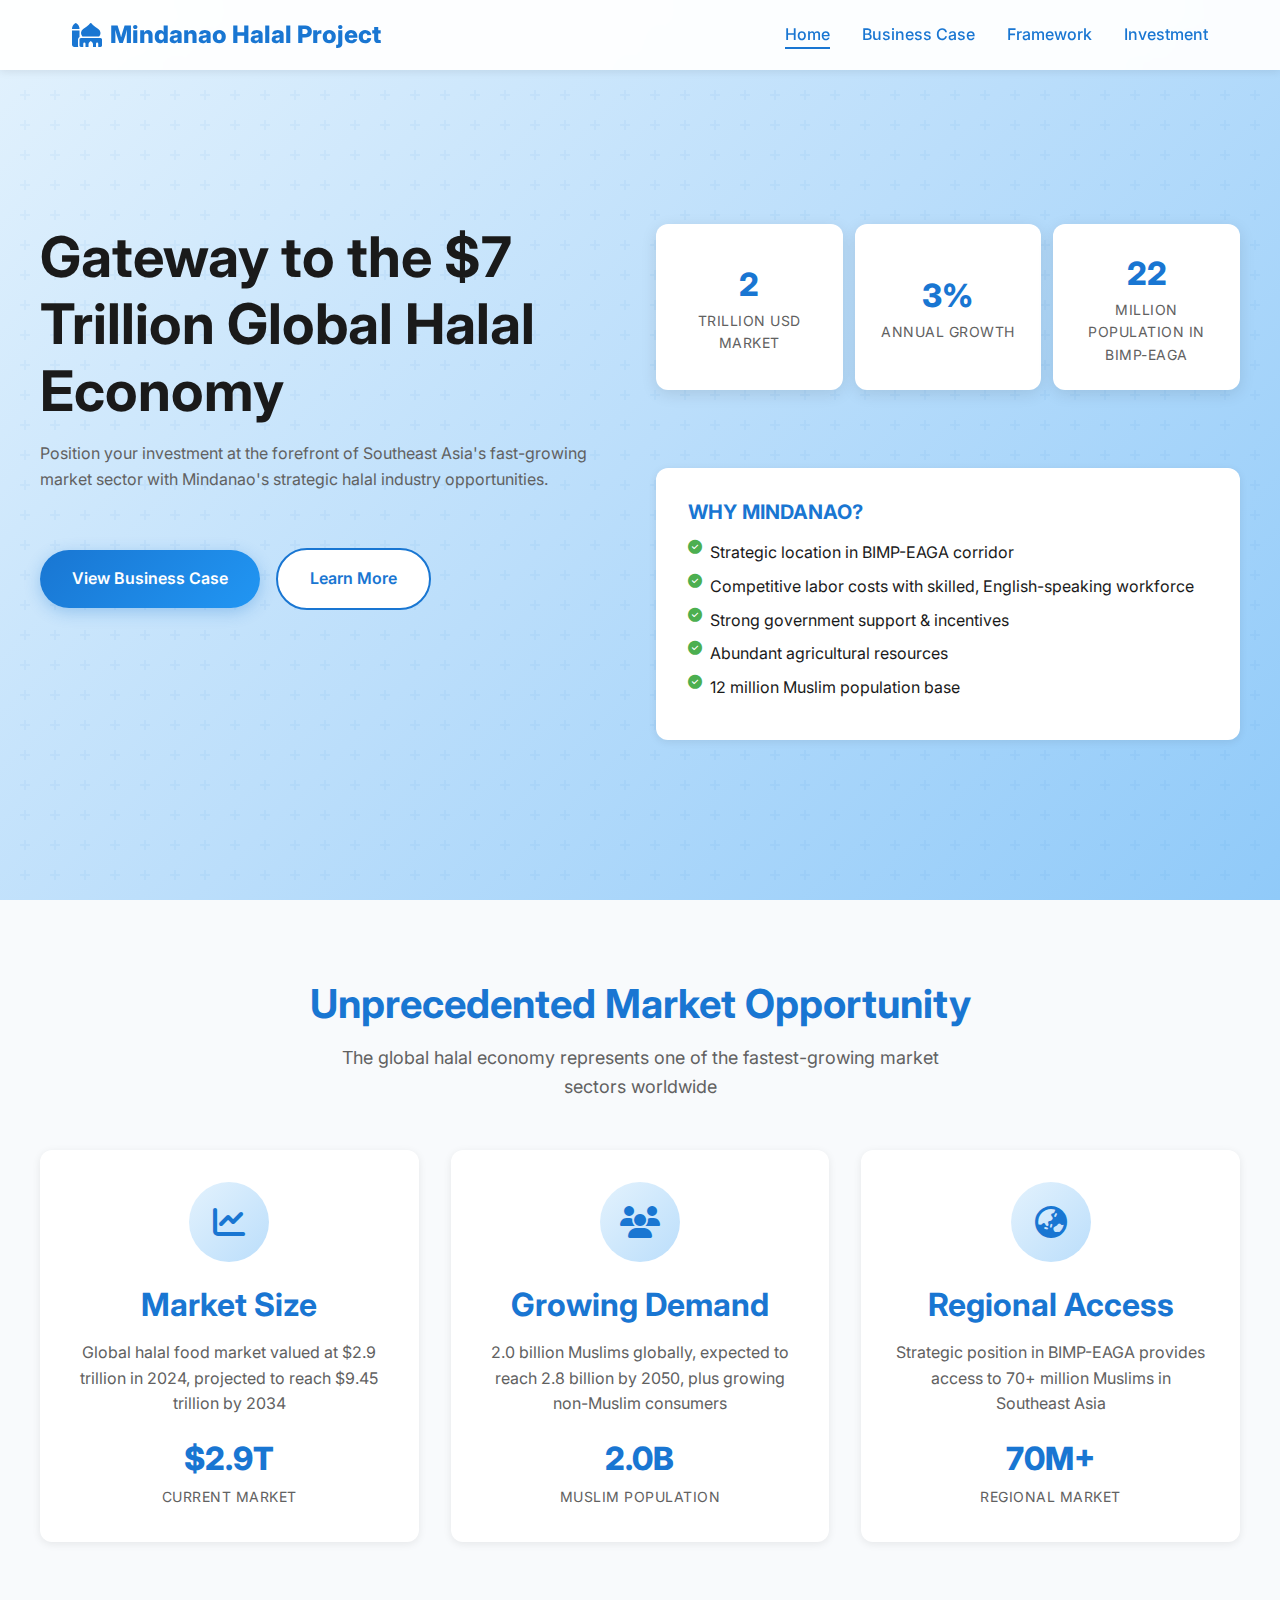
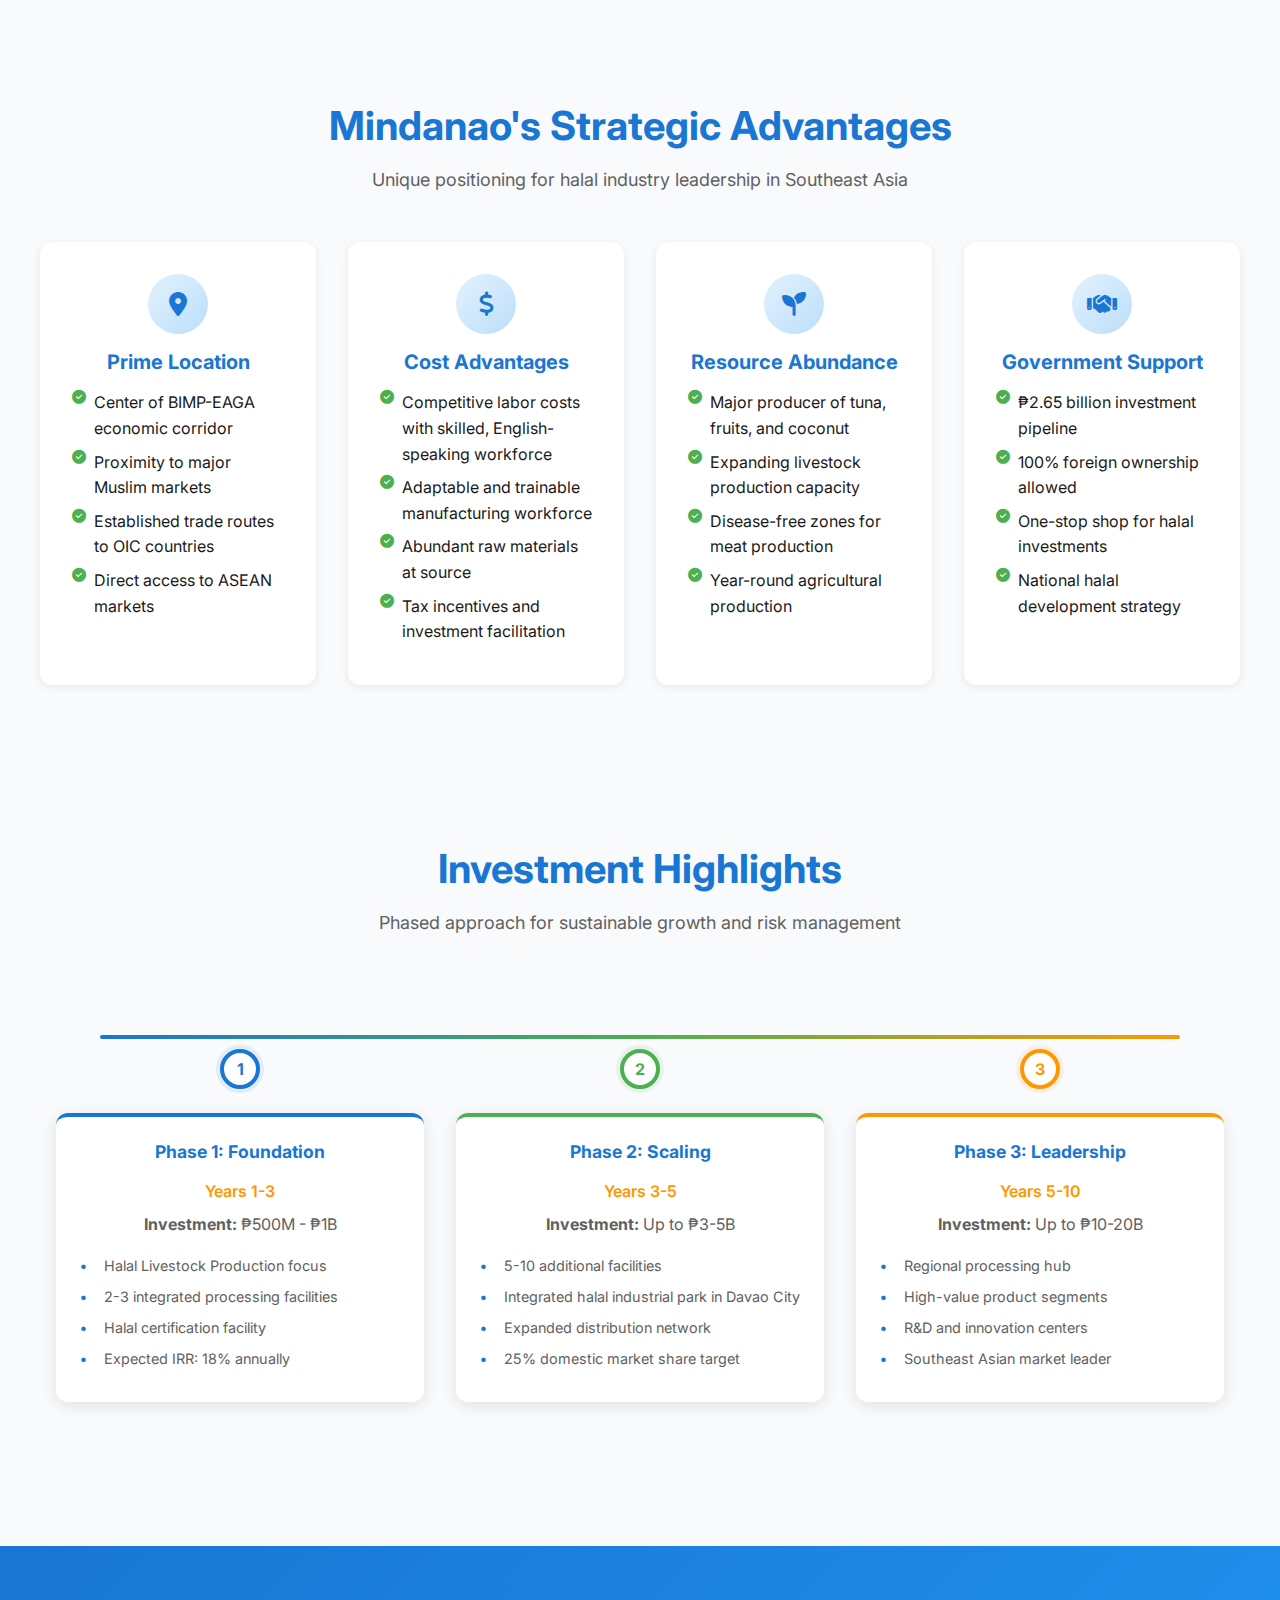
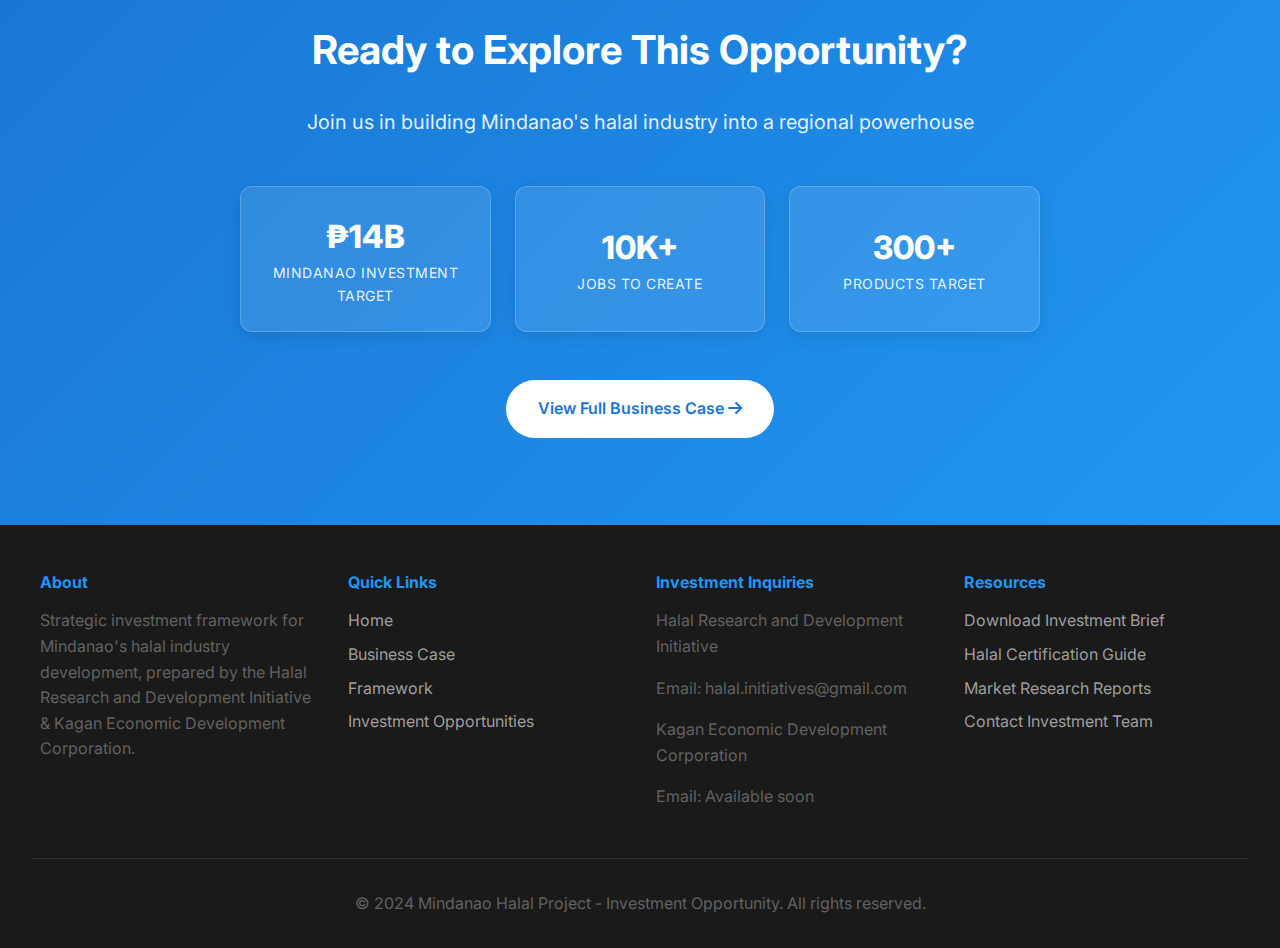
<file: index.html>
<!DOCTYPE html>
<html lang="en">
<head>
    <meta charset="UTF-8">
    <meta name="viewport" content="width=device-width, initial-scale=1.0">
    <title>Mindanao Halal Project - Investment Opportunity - Gateway to $7T+ Global Halal Economy</title>
    <meta name="description" content="Discover investment opportunities in Mindanao's emerging halal industry. Access the $7 trillion global halal economy with strategic advantages and government support.">
    
    <!-- Fonts -->
    <link rel="preconnect" href="https://fonts.googleapis.com">
    <link rel="preconnect" href="https://fonts.gstatic.com" crossorigin>
    <link href="https://fonts.googleapis.com/css2?family=Inter:wght@300;400;500;600;700;800;900&display=swap" rel="stylesheet">
    
    <!-- Icons -->
    <link rel="stylesheet" href="https://cdnjs.cloudflare.com/ajax/libs/font-awesome/6.4.0/css/all.min.css">
    
    <!-- Styles -->
    <link rel="stylesheet" href="assets/css/styles.css">
</head>
<body>
    <!-- Progress Bar -->
    <div class="progress-bar"></div>
    
    <!-- Navigation -->
    <nav class="navbar">
        <div class="nav-container">
            <a href="index.html" class="nav-logo">
                <i class="fas fa-mosque"></i>
                Mindanao Halal Project
            </a>
            <ul class="nav-menu">
                <li><a href="index.html" class="nav-link active">Home</a></li>
                <li><a href="business-case.html" class="nav-link">Business Case</a></li>
                <li><a href="framework.html" class="nav-link">Framework</a></li>
                <li><a href="investment.html" class="nav-link">Investment</a></li>
            </ul>
            <button class="mobile-menu-toggle">
                <i class="fas fa-bars"></i>
            </button>
        </div>
    </nav>

    <!-- Hero Section -->
    <section class="hero">
        <div class="hero-content">
            <div class="hero-top">
                <div class="hero-main">
                    <h1>Gateway to the $7 Trillion Global Halal Economy</h1>
                    <p>Position your investment at the forefront of Southeast Asia's fast-growing market sector with Mindanao's strategic halal industry opportunities.</p>
                </div>
                
                <div class="hero-stats-top">
                    <div class="stat-card">
                        <span class="stat-number counter" data-target="7">0</span>
                        <span class="stat-label">Trillion USD Market</span>
                    </div>
                    <div class="stat-card">
                        <span class="stat-number"><span class="counter" data-target="12">0</span>%</span>
                        <span class="stat-label">Annual Growth</span>
                    </div>
                    <div class="stat-card">
                        <span class="stat-number counter" data-target="70">0</span>
                        <span class="stat-label">Million Population in BIMP-EAGA</span>
                    </div>
                </div>
            </div>
            
            <div class="hero-bottom">
                <div class="hero-actions-section">
                    <div class="hero-actions">
                        <a href="business-case.html" class="btn btn-primary">View Business Case</a>
                        <a href="#opportunity" class="btn btn-secondary">Learn More</a>
                    </div>
                </div>
                
                <div class="hero-visual-section animate">
                    <div class="market-overview card">
                        <h3 style="text-align: left; text-transform: uppercase;">WHY MINDANAO?</h3>
                        <ul>
                            <li><i class="fas fa-check-circle"></i> Strategic location in BIMP-EAGA corridor</li>
                            <li><i class="fas fa-check-circle"></i> Competitive labor costs with skilled, English-speaking workforce</li>
                            <li><i class="fas fa-check-circle"></i> Strong government support & incentives</li>
                            <li><i class="fas fa-check-circle"></i> Abundant agricultural resources</li>
                            <li><i class="fas fa-check-circle"></i> 12 million Muslim population base</li>
                        </ul>
                    </div>
                </div>
            </div>
        </div>
    </section>

    <!-- Market Opportunity Section -->
    <section id="opportunity" class="section">
        <div class="container">
            <div class="section-title animate">
                <h2>Unprecedented Market Opportunity</h2>
                <p>The global halal economy represents one of the fastest-growing market sectors worldwide</p>
            </div>
            
            <div class="grid grid-3">
                <div class="feature-card animate">
                    <div class="feature-icon">
                        <i class="fas fa-chart-line"></i>
                    </div>
                    <h3>Market Size</h3>
                    <p>Global halal food market valued at $2.9 trillion in 2024, projected to reach $9.45 trillion by 2034</p>
                    <div class="stat-highlight">
                        <span class="stat-number">$2.9T</span>
                        <span class="stat-label">Current Market</span>
                    </div>
                </div>
                
                <div class="feature-card animate">
                    <div class="feature-icon">
                        <i class="fas fa-users"></i>
                    </div>
                    <h3>Growing Demand</h3>
                    <p>2.0 billion Muslims globally, expected to reach 2.8 billion by 2050, plus growing non-Muslim consumers</p>
                    <div class="stat-highlight">
                        <span class="stat-number">2.0B</span>
                        <span class="stat-label">Muslim Population</span>
                    </div>
                </div>
                
                <div class="feature-card animate">
                    <div class="feature-icon">
                        <i class="fas fa-globe-asia"></i>
                    </div>
                    <h3>Regional Access</h3>
                    <p>Strategic position in BIMP-EAGA provides access to 70+ million Muslims in Southeast Asia</p>
                    <div class="stat-highlight">
                        <span class="stat-number">70M+</span>
                        <span class="stat-label">Regional Market</span>
                    </div>
                </div>
            </div>
        </div>
    </section>

    <!-- Strategic Advantages Section -->
    <section class="section" style="background-color: #f8fafc;">
        <div class="container">
            <div class="section-title animate">
                <h2>Mindanao's Strategic Advantages</h2>
                <p>Unique positioning for halal industry leadership in Southeast Asia</p>
            </div>
            
            <div class="grid grid-4">
                <div class="card animate">
                    <div class="card-icon">
                        <i class="fas fa-map-marker-alt"></i>
                    </div>
                    <h3>Prime Location</h3>
                    <ul>
                        <li><i class="fas fa-check-circle"></i> Center of BIMP-EAGA economic corridor</li>
                        <li><i class="fas fa-check-circle"></i> Proximity to major Muslim markets</li>
                        <li><i class="fas fa-check-circle"></i> Established trade routes to OIC countries</li>
                        <li><i class="fas fa-check-circle"></i> Direct access to ASEAN markets</li>
                    </ul>
                </div>
                
                <div class="card animate">
                    <div class="card-icon">
                        <i class="fas fa-dollar-sign"></i>
                    </div>
                    <h3>Cost Advantages</h3>
                    <ul>
                        <li><i class="fas fa-check-circle"></i> Competitive labor costs with skilled, English-speaking workforce</li>
                        <li><i class="fas fa-check-circle"></i> Adaptable and trainable manufacturing workforce</li>
                        <li><i class="fas fa-check-circle"></i> Abundant raw materials at source</li>
                        <li><i class="fas fa-check-circle"></i> Tax incentives and investment facilitation</li>
                    </ul>
                </div>
                
                <div class="card animate">
                    <div class="card-icon">
                        <i class="fas fa-seedling"></i>
                    </div>
                    <h3>Resource Abundance</h3>
                    <ul>
                        <li><i class="fas fa-check-circle"></i> Major producer of tuna, fruits, and coconut</li>
                        <li><i class="fas fa-check-circle"></i> Expanding livestock production capacity</li>
                        <li><i class="fas fa-check-circle"></i> Disease-free zones for meat production</li>
                        <li><i class="fas fa-check-circle"></i> Year-round agricultural production</li>
                    </ul>
                </div>
                
                <div class="card animate">
                    <div class="card-icon">
                        <i class="fas fa-handshake"></i>
                    </div>
                    <h3>Government Support</h3>
                    <ul>
                        <li><i class="fas fa-check-circle"></i> ₱2.65 billion investment pipeline</li>
                        <li><i class="fas fa-check-circle"></i> 100% foreign ownership allowed</li>
                        <li><i class="fas fa-check-circle"></i> One-stop shop for halal investments</li>
                        <li><i class="fas fa-check-circle"></i> National halal development strategy</li>
                    </ul>
                </div>
            </div>
        </div>
    </section>

    <!-- Investment Highlights Section -->
    <section class="section">
        <div class="container">
            <div class="section-title animate">
                <h2>Investment Highlights</h2>
                <p>Phased approach for sustainable growth and risk management</p>
            </div>
            
            <div class="timeline">
                <div class="timeline-track"></div>
                <div class="timeline-items">
                    <div class="timeline-item animate">
                        <div class="timeline-point">1</div>
                        <div class="timeline-card">
                            <h3>Phase 1: Foundation</h3>
                            <p style="color: #ff9800; font-weight: 600; margin-bottom: 0.5rem;">Years 1-3</p>
                            <p><strong>Investment:</strong> ₱500M - ₱1B</p>
                            <ul>
                                <li>Halal Livestock Production focus</li>
                                <li>2-3 integrated processing facilities</li>
                                <li>Halal certification facility</li>
                                <li>Expected IRR: 18% annually</li>
                            </ul>
                        </div>
                    </div>
                    
                    <div class="timeline-item animate">
                        <div class="timeline-point">2</div>
                        <div class="timeline-card">
                            <h3>Phase 2: Scaling</h3>
                            <p style="color: #ff9800; font-weight: 600; margin-bottom: 0.5rem;">Years 3-5</p>
                            <p><strong>Investment:</strong> Up to ₱3-5B</p>
                            <ul>
                                <li>5-10 additional facilities</li>
                                <li>Integrated halal industrial park in Davao City</li>
                                <li>Expanded distribution network</li>
                                <li>25% domestic market share target</li>
                            </ul>
                        </div>
                    </div>
                    
                    <div class="timeline-item animate">
                        <div class="timeline-point">3</div>
                        <div class="timeline-card">
                            <h3>Phase 3: Leadership</h3>
                            <p style="color: #ff9800; font-weight: 600; margin-bottom: 0.5rem;">Years 5-10</p>
                            <p><strong>Investment:</strong> Up to ₱10-20B</p>
                            <ul>
                                <li>Regional processing hub</li>
                                <li>High-value product segments</li>
                                <li>R&D and innovation centers</li>
                                <li>Southeast Asian market leader</li>
                            </ul>
                        </div>
                    </div>
                </div>
            </div>
        </div>
    </section>

    <!-- Call to Action Section -->
    <section class="section" style="background: linear-gradient(135deg, #1976d2 0%, #2196f3 100%); color: white;">
        <div class="container text-center">
            <h2 class="mb-2">Ready to Explore This Opportunity?</h2>
            <p class="mb-3" style="color: rgba(255,255,255,0.9); font-size: 1.25rem;">Join us in building Mindanao's halal industry into a regional powerhouse</p>
            
            <div class="grid" style="max-width: 800px; margin: 0 auto; grid-template-columns: repeat(3, 1fr); gap: 1.5rem;">
                <div class="stat-card cta-stat-card" style="background: rgba(255,255,255,0.1); border: 1px solid rgba(255,255,255,0.2);">
                    <span class="stat-number" style="color: white;">₱14B</span>
                    <span class="stat-label" style="color: rgba(255,255,255,0.9);">Mindanao Investment Target</span>
                </div>
                <div class="stat-card cta-stat-card" style="background: rgba(255,255,255,0.1); border: 1px solid rgba(255,255,255,0.2);">
                    <span class="stat-number" style="color: white;">10K+</span>
                    <span class="stat-label" style="color: rgba(255,255,255,0.9);">Jobs to Create</span>
                </div>
                <div class="stat-card cta-stat-card" style="background: rgba(255,255,255,0.1); border: 1px solid rgba(255,255,255,0.2);">
                    <span class="stat-number" style="color: white;">300+</span>
                    <span class="stat-label" style="color: rgba(255,255,255,0.9);">Products Target</span>
                </div>
            </div>
            
            <div class="mt-3">
                <a href="business-case.html" class="btn cta-btn" style="background: white; color: var(--primary-blue);">
                    View Full Business Case <i class="fas fa-arrow-right"></i>
                </a>
            </div>
        </div>
    </section>

    <!-- Footer -->
    <footer class="footer">
        <div class="footer-content">
            <div class="footer-section">
                <h4>About</h4>
                <p>Strategic investment framework for Mindanao's halal industry development, prepared by the Halal Research and Development Initiative & Kagan Economic Development Corporation.</p>
            </div>
            
            <div class="footer-section">
                <h4>Quick Links</h4>
                <a href="index.html">Home</a>
                <a href="business-case.html">Business Case</a>
                <a href="framework.html">Framework</a>
                <a href="investment.html">Investment Opportunities</a>
            </div>
            
            <div class="footer-section">
                <h4>Investment Inquiries</h4>
                <p>Halal Research and Development Initiative</p>
                <p>Email: halal.initiatives@gmail.com</p>
                <p>Kagan Economic Development Corporation</p>
                <p>Email: Available soon</p>
            </div>
            
            <div class="footer-section">
                <h4>Resources</h4>
                <a href="#">Download Investment Brief</a>
                <a href="#">Halal Certification Guide</a>
                <a href="#">Market Research Reports</a>
                <a href="#">Contact Investment Team</a>
            </div>
        </div>
        
        <div class="footer-bottom">
            <p>&copy; 2024 Mindanao Halal Project - Investment Opportunity. All rights reserved.</p>
        </div>
    </footer>

    <!-- Scripts -->
    <script src="assets/js/main.js"></script>
</body>
</html>
</file>
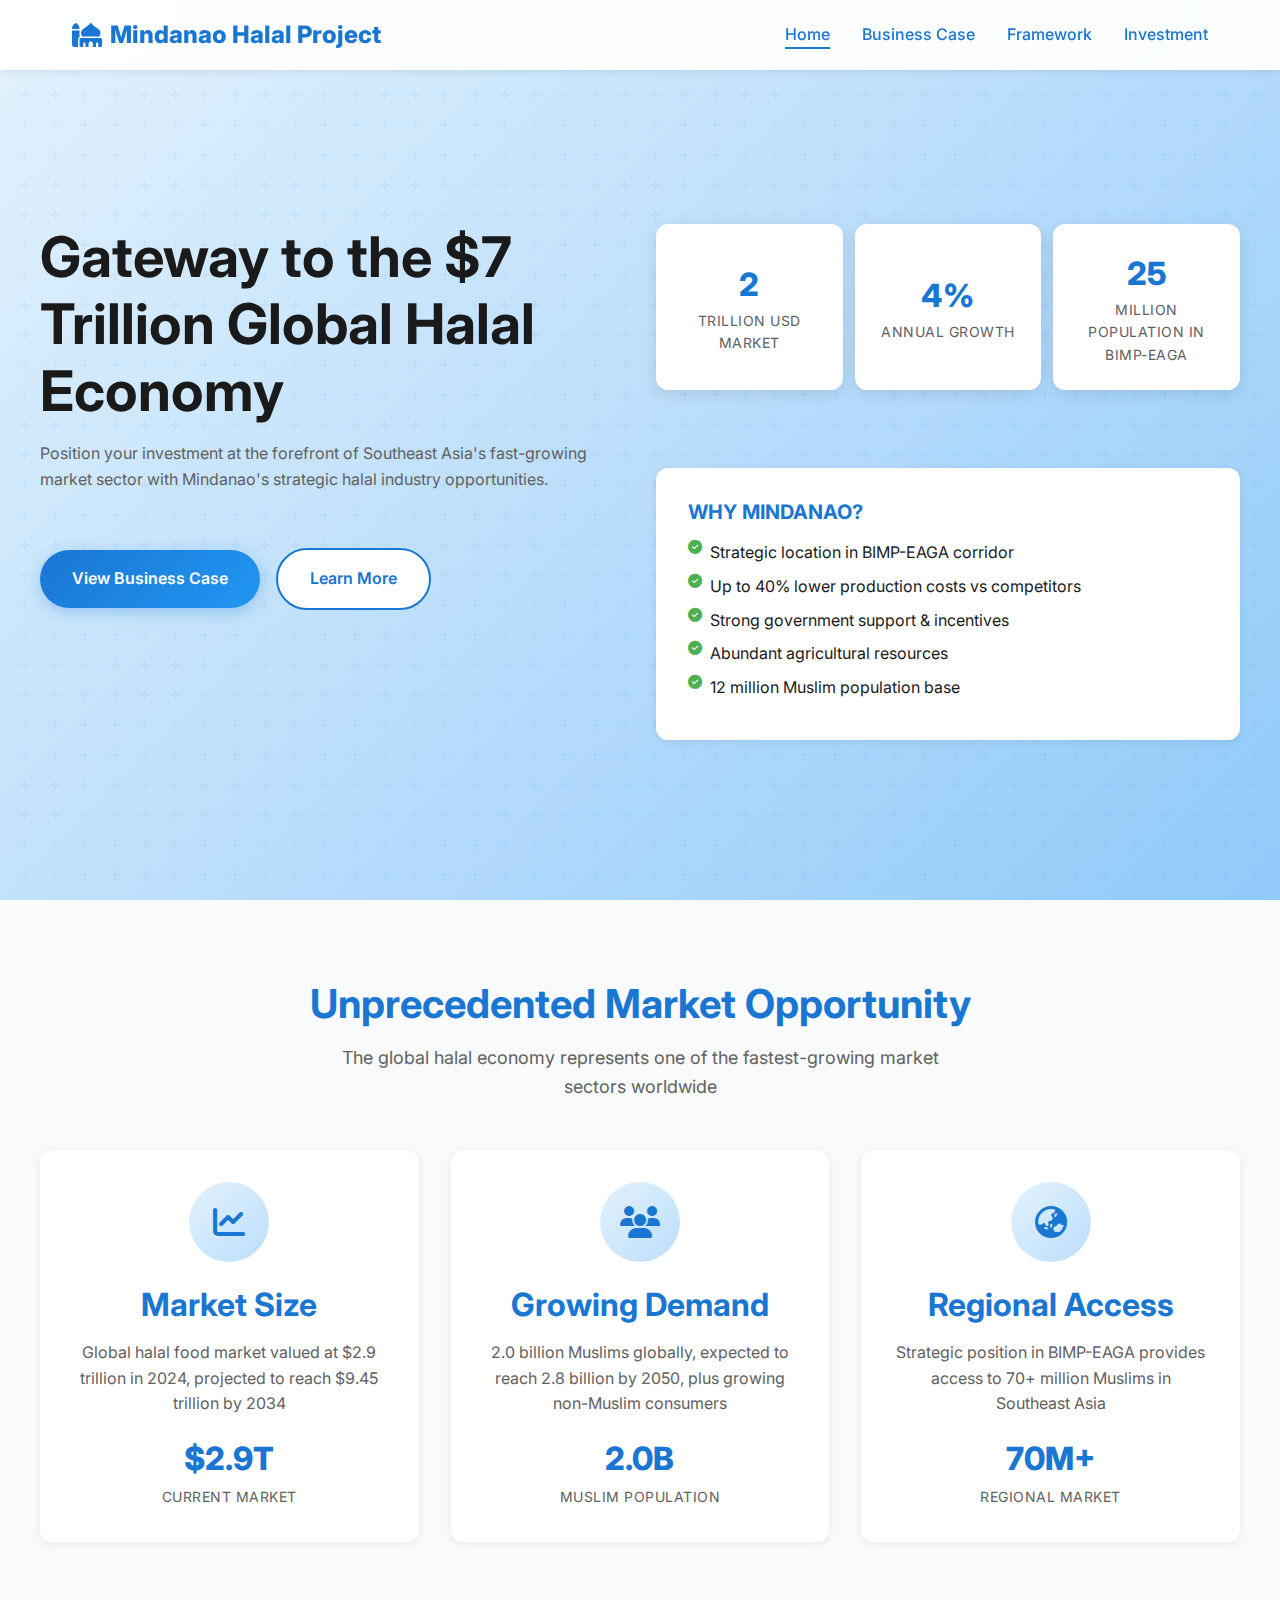
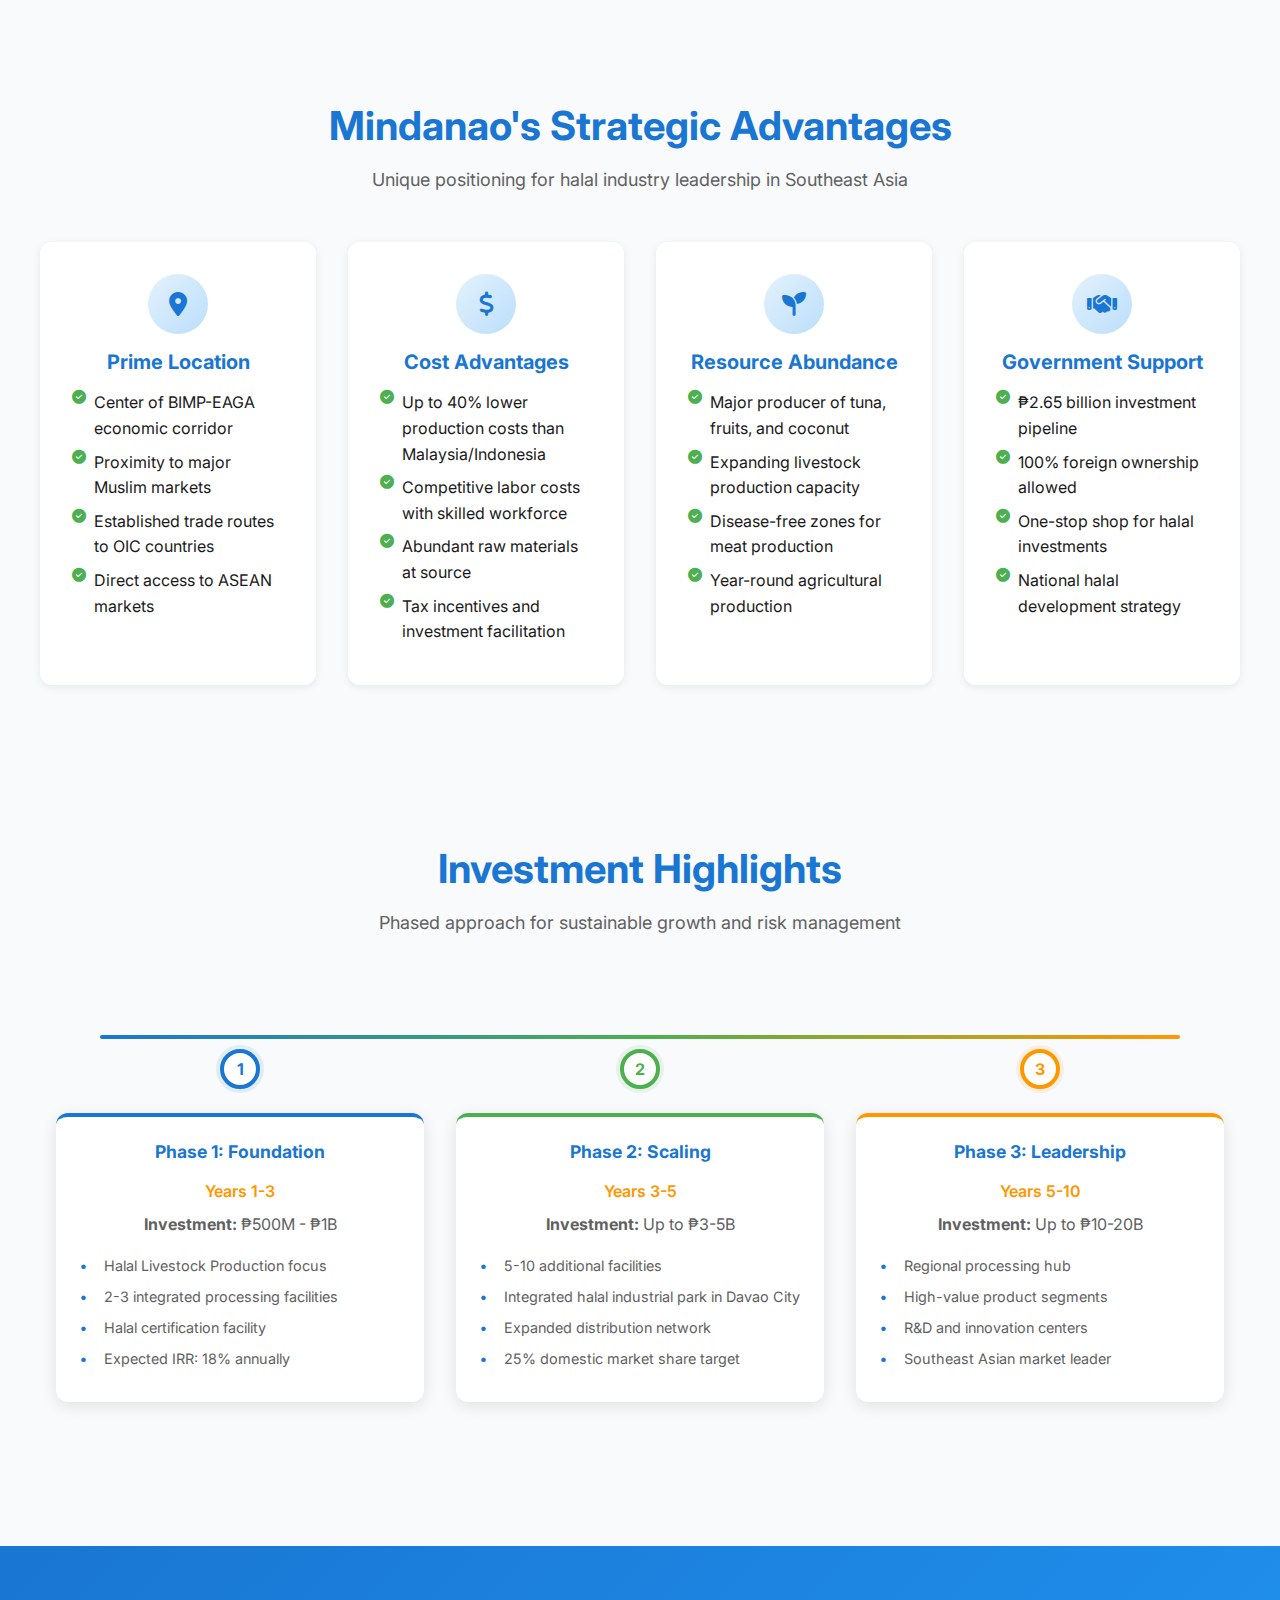
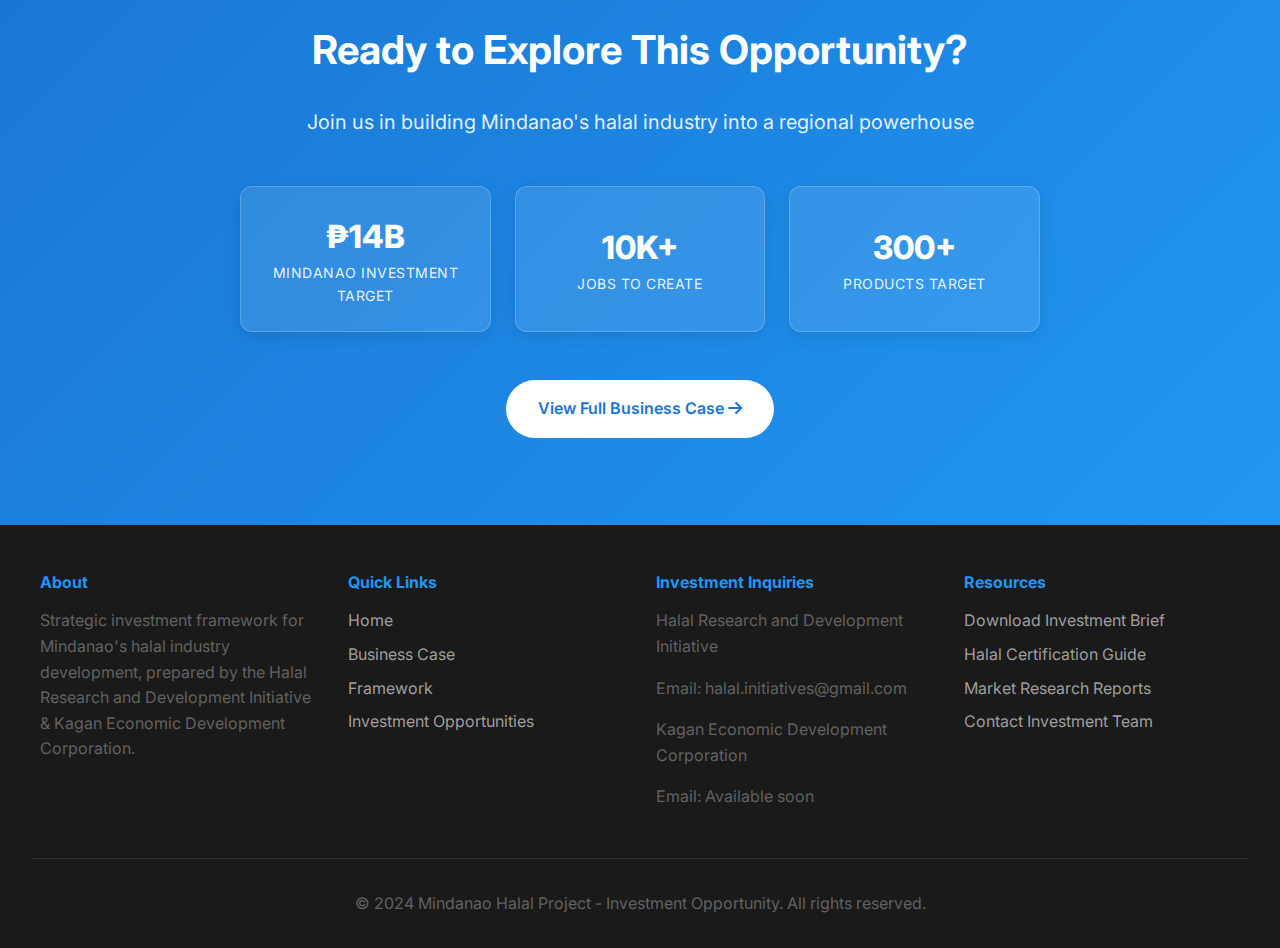
<file: prototype/index.html>
<!DOCTYPE html>
<html lang="en">
<head>
    <meta charset="UTF-8">
    <meta name="viewport" content="width=device-width, initial-scale=1.0">
    <title>Mindanao Halal Project - Investment Opportunity - Gateway to $7T+ Global Halal Economy</title>
    <meta name="description" content="Discover investment opportunities in Mindanao's emerging halal industry. Access the $7 trillion global halal economy with strategic advantages and government support.">
    
    <!-- Fonts -->
    <link rel="preconnect" href="https://fonts.googleapis.com">
    <link rel="preconnect" href="https://fonts.gstatic.com" crossorigin>
    <link href="https://fonts.googleapis.com/css2?family=Inter:wght@300;400;500;600;700;800;900&display=swap" rel="stylesheet">
    
    <!-- Icons -->
    <link rel="stylesheet" href="https://cdnjs.cloudflare.com/ajax/libs/font-awesome/6.4.0/css/all.min.css">
    
    <!-- Styles -->
    <link rel="stylesheet" href="assets/css/styles.css">
</head>
<body>
    <!-- Progress Bar -->
    <div class="progress-bar"></div>
    
    <!-- Navigation -->
    <nav class="navbar">
        <div class="nav-container">
            <a href="index.html" class="nav-logo">
                <i class="fas fa-mosque"></i>
                Mindanao Halal Project
            </a>
            <ul class="nav-menu">
                <li><a href="index.html" class="nav-link active">Home</a></li>
                <li><a href="business-case.html" class="nav-link">Business Case</a></li>
                <li><a href="framework.html" class="nav-link">Framework</a></li>
                <li><a href="investment.html" class="nav-link">Investment</a></li>
            </ul>
            <button class="mobile-menu-toggle">
                <i class="fas fa-bars"></i>
            </button>
        </div>
    </nav>

    <!-- Hero Section -->
    <section class="hero">
        <div class="hero-content">
            <div class="hero-top">
                <div class="hero-main">
                    <h1>Gateway to the $7 Trillion Global Halal Economy</h1>
                    <p>Position your investment at the forefront of Southeast Asia's fast-growing market sector with Mindanao's strategic halal industry opportunities.</p>
                </div>
                
                <div class="hero-stats-top">
                    <div class="stat-card">
                        <span class="stat-number counter" data-target="7">0</span>
                        <span class="stat-label">Trillion USD Market</span>
                    </div>
                    <div class="stat-card">
                        <span class="stat-number"><span class="counter" data-target="12">0</span>%</span>
                        <span class="stat-label">Annual Growth</span>
                    </div>
                    <div class="stat-card">
                        <span class="stat-number counter" data-target="70">0</span>
                        <span class="stat-label">Million Population in BIMP-EAGA</span>
                    </div>
                </div>
            </div>
            
            <div class="hero-bottom">
                <div class="hero-actions-section">
                    <div class="hero-actions">
                        <a href="business-case.html" class="btn btn-primary">View Business Case</a>
                        <a href="#opportunity" class="btn btn-secondary">Learn More</a>
                    </div>
                </div>
                
                <div class="hero-visual-section animate">
                    <div class="market-overview card">
                        <h3 style="text-align: left; text-transform: uppercase;">WHY MINDANAO?</h3>
                        <ul>
                            <li><i class="fas fa-check-circle"></i> Strategic location in BIMP-EAGA corridor</li>
                            <li><i class="fas fa-check-circle"></i> Up to 40% lower production costs vs competitors</li>
                            <li><i class="fas fa-check-circle"></i> Strong government support & incentives</li>
                            <li><i class="fas fa-check-circle"></i> Abundant agricultural resources</li>
                            <li><i class="fas fa-check-circle"></i> 12 million Muslim population base</li>
                        </ul>
                    </div>
                </div>
            </div>
        </div>
    </section>

    <!-- Market Opportunity Section -->
    <section id="opportunity" class="section">
        <div class="container">
            <div class="section-title animate">
                <h2>Unprecedented Market Opportunity</h2>
                <p>The global halal economy represents one of the fastest-growing market sectors worldwide</p>
            </div>
            
            <div class="grid grid-3">
                <div class="feature-card animate">
                    <div class="feature-icon">
                        <i class="fas fa-chart-line"></i>
                    </div>
                    <h3>Market Size</h3>
                    <p>Global halal food market valued at $2.9 trillion in 2024, projected to reach $9.45 trillion by 2034</p>
                    <div class="stat-highlight">
                        <span class="stat-number">$2.9T</span>
                        <span class="stat-label">Current Market</span>
                    </div>
                </div>
                
                <div class="feature-card animate">
                    <div class="feature-icon">
                        <i class="fas fa-users"></i>
                    </div>
                    <h3>Growing Demand</h3>
                    <p>2.0 billion Muslims globally, expected to reach 2.8 billion by 2050, plus growing non-Muslim consumers</p>
                    <div class="stat-highlight">
                        <span class="stat-number">2.0B</span>
                        <span class="stat-label">Muslim Population</span>
                    </div>
                </div>
                
                <div class="feature-card animate">
                    <div class="feature-icon">
                        <i class="fas fa-globe-asia"></i>
                    </div>
                    <h3>Regional Access</h3>
                    <p>Strategic position in BIMP-EAGA provides access to 70+ million Muslims in Southeast Asia</p>
                    <div class="stat-highlight">
                        <span class="stat-number">70M+</span>
                        <span class="stat-label">Regional Market</span>
                    </div>
                </div>
            </div>
        </div>
    </section>

    <!-- Strategic Advantages Section -->
    <section class="section" style="background-color: #f8fafc;">
        <div class="container">
            <div class="section-title animate">
                <h2>Mindanao's Strategic Advantages</h2>
                <p>Unique positioning for halal industry leadership in Southeast Asia</p>
            </div>
            
            <div class="grid grid-4">
                <div class="card animate">
                    <div class="card-icon">
                        <i class="fas fa-map-marker-alt"></i>
                    </div>
                    <h3>Prime Location</h3>
                    <ul>
                        <li><i class="fas fa-check-circle"></i> Center of BIMP-EAGA economic corridor</li>
                        <li><i class="fas fa-check-circle"></i> Proximity to major Muslim markets</li>
                        <li><i class="fas fa-check-circle"></i> Established trade routes to OIC countries</li>
                        <li><i class="fas fa-check-circle"></i> Direct access to ASEAN markets</li>
                    </ul>
                </div>
                
                <div class="card animate">
                    <div class="card-icon">
                        <i class="fas fa-dollar-sign"></i>
                    </div>
                    <h3>Cost Advantages</h3>
                    <ul>
                        <li><i class="fas fa-check-circle"></i> Up to 40% lower production costs than Malaysia/Indonesia</li>
                        <li><i class="fas fa-check-circle"></i> Competitive labor costs with skilled workforce</li>
                        <li><i class="fas fa-check-circle"></i> Abundant raw materials at source</li>
                        <li><i class="fas fa-check-circle"></i> Tax incentives and investment facilitation</li>
                    </ul>
                </div>
                
                <div class="card animate">
                    <div class="card-icon">
                        <i class="fas fa-seedling"></i>
                    </div>
                    <h3>Resource Abundance</h3>
                    <ul>
                        <li><i class="fas fa-check-circle"></i> Major producer of tuna, fruits, and coconut</li>
                        <li><i class="fas fa-check-circle"></i> Expanding livestock production capacity</li>
                        <li><i class="fas fa-check-circle"></i> Disease-free zones for meat production</li>
                        <li><i class="fas fa-check-circle"></i> Year-round agricultural production</li>
                    </ul>
                </div>
                
                <div class="card animate">
                    <div class="card-icon">
                        <i class="fas fa-handshake"></i>
                    </div>
                    <h3>Government Support</h3>
                    <ul>
                        <li><i class="fas fa-check-circle"></i> ₱2.65 billion investment pipeline</li>
                        <li><i class="fas fa-check-circle"></i> 100% foreign ownership allowed</li>
                        <li><i class="fas fa-check-circle"></i> One-stop shop for halal investments</li>
                        <li><i class="fas fa-check-circle"></i> National halal development strategy</li>
                    </ul>
                </div>
            </div>
        </div>
    </section>

    <!-- Investment Highlights Section -->
    <section class="section">
        <div class="container">
            <div class="section-title animate">
                <h2>Investment Highlights</h2>
                <p>Phased approach for sustainable growth and risk management</p>
            </div>
            
            <div class="timeline">
                <div class="timeline-track"></div>
                <div class="timeline-items">
                    <div class="timeline-item animate">
                        <div class="timeline-point">1</div>
                        <div class="timeline-card">
                            <h3>Phase 1: Foundation</h3>
                            <p style="color: #ff9800; font-weight: 600; margin-bottom: 0.5rem;">Years 1-3</p>
                            <p><strong>Investment:</strong> ₱500M - ₱1B</p>
                            <ul>
                                <li>Halal Livestock Production focus</li>
                                <li>2-3 integrated processing facilities</li>
                                <li>Halal certification facility</li>
                                <li>Expected IRR: 18% annually</li>
                            </ul>
                        </div>
                    </div>
                    
                    <div class="timeline-item animate">
                        <div class="timeline-point">2</div>
                        <div class="timeline-card">
                            <h3>Phase 2: Scaling</h3>
                            <p style="color: #ff9800; font-weight: 600; margin-bottom: 0.5rem;">Years 3-5</p>
                            <p><strong>Investment:</strong> Up to ₱3-5B</p>
                            <ul>
                                <li>5-10 additional facilities</li>
                                <li>Integrated halal industrial park in Davao City</li>
                                <li>Expanded distribution network</li>
                                <li>25% domestic market share target</li>
                            </ul>
                        </div>
                    </div>
                    
                    <div class="timeline-item animate">
                        <div class="timeline-point">3</div>
                        <div class="timeline-card">
                            <h3>Phase 3: Leadership</h3>
                            <p style="color: #ff9800; font-weight: 600; margin-bottom: 0.5rem;">Years 5-10</p>
                            <p><strong>Investment:</strong> Up to ₱10-20B</p>
                            <ul>
                                <li>Regional processing hub</li>
                                <li>High-value product segments</li>
                                <li>R&D and innovation centers</li>
                                <li>Southeast Asian market leader</li>
                            </ul>
                        </div>
                    </div>
                </div>
            </div>
        </div>
    </section>

    <!-- Call to Action Section -->
    <section class="section" style="background: linear-gradient(135deg, #1976d2 0%, #2196f3 100%); color: white;">
        <div class="container text-center">
            <h2 class="mb-2">Ready to Explore This Opportunity?</h2>
            <p class="mb-3" style="color: rgba(255,255,255,0.9); font-size: 1.25rem;">Join us in building Mindanao's halal industry into a regional powerhouse</p>
            
            <div class="grid" style="max-width: 800px; margin: 0 auto; grid-template-columns: repeat(3, 1fr); gap: 1.5rem;">
                <div class="stat-card cta-stat-card" style="background: rgba(255,255,255,0.1); border: 1px solid rgba(255,255,255,0.2);">
                    <span class="stat-number" style="color: white;">₱14B</span>
                    <span class="stat-label" style="color: rgba(255,255,255,0.9);">Mindanao Investment Target</span>
                </div>
                <div class="stat-card cta-stat-card" style="background: rgba(255,255,255,0.1); border: 1px solid rgba(255,255,255,0.2);">
                    <span class="stat-number" style="color: white;">10K+</span>
                    <span class="stat-label" style="color: rgba(255,255,255,0.9);">Jobs to Create</span>
                </div>
                <div class="stat-card cta-stat-card" style="background: rgba(255,255,255,0.1); border: 1px solid rgba(255,255,255,0.2);">
                    <span class="stat-number" style="color: white;">300+</span>
                    <span class="stat-label" style="color: rgba(255,255,255,0.9);">Products Target</span>
                </div>
            </div>
            
            <div class="mt-3">
                <a href="business-case.html" class="btn cta-btn" style="background: white; color: var(--primary-blue);">
                    View Full Business Case <i class="fas fa-arrow-right"></i>
                </a>
            </div>
        </div>
    </section>

    <!-- Footer -->
    <footer class="footer">
        <div class="footer-content">
            <div class="footer-section">
                <h4>About</h4>
                <p>Strategic investment framework for Mindanao's halal industry development, prepared by the Halal Research and Development Initiative & Kagan Economic Development Corporation.</p>
            </div>
            
            <div class="footer-section">
                <h4>Quick Links</h4>
                <a href="index.html">Home</a>
                <a href="business-case.html">Business Case</a>
                <a href="framework.html">Framework</a>
                <a href="investment.html">Investment Opportunities</a>
            </div>
            
            <div class="footer-section">
                <h4>Investment Inquiries</h4>
                <p>Halal Research and Development Initiative</p>
                <p>Email: halal.initiatives@gmail.com</p>
                <p>Kagan Economic Development Corporation</p>
                <p>Email: Available soon</p>
            </div>
            
            <div class="footer-section">
                <h4>Resources</h4>
                <a href="#">Download Investment Brief</a>
                <a href="#">Halal Certification Guide</a>
                <a href="#">Market Research Reports</a>
                <a href="#">Contact Investment Team</a>
            </div>
        </div>
        
        <div class="footer-bottom">
            <p>&copy; 2024 Mindanao Halal Project - Investment Opportunity. All rights reserved.</p>
        </div>
    </footer>

    <!-- Scripts -->
    <script src="assets/js/main.js"></script>
</body>
</html>
</file>
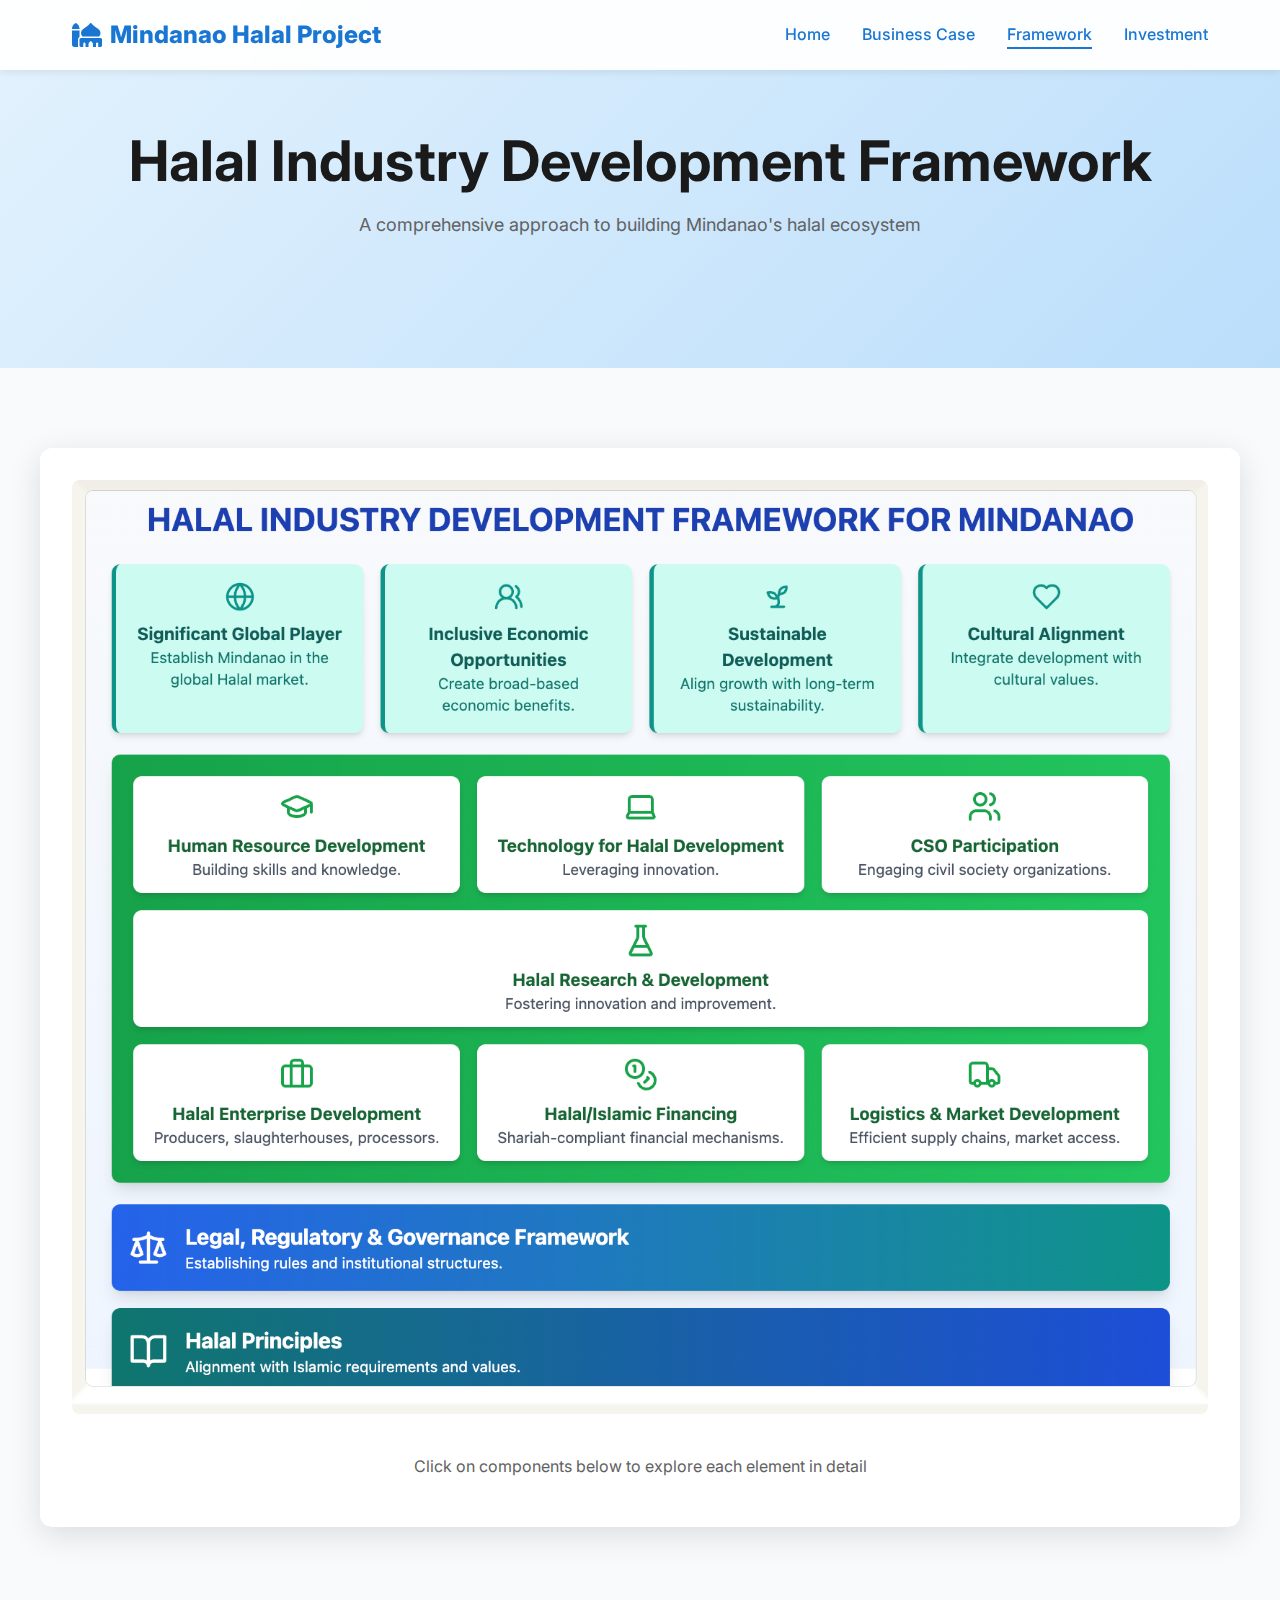
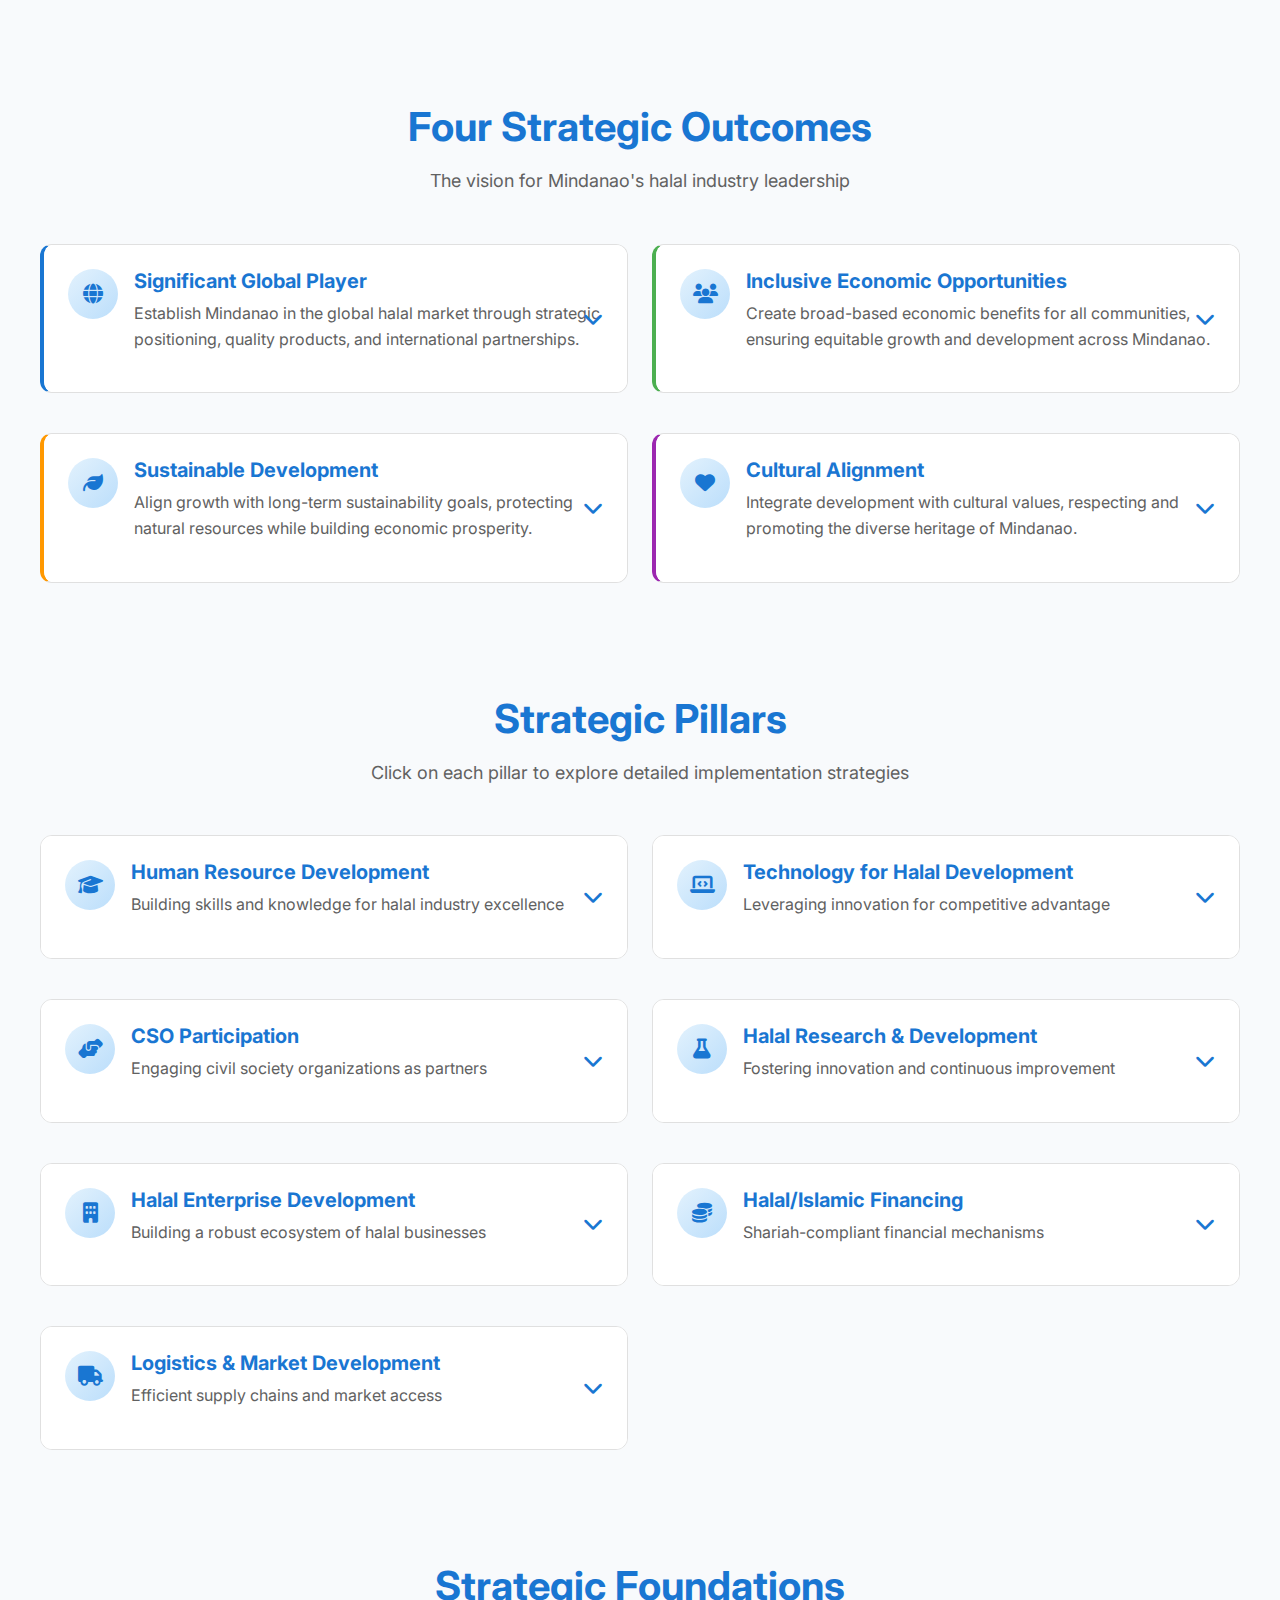
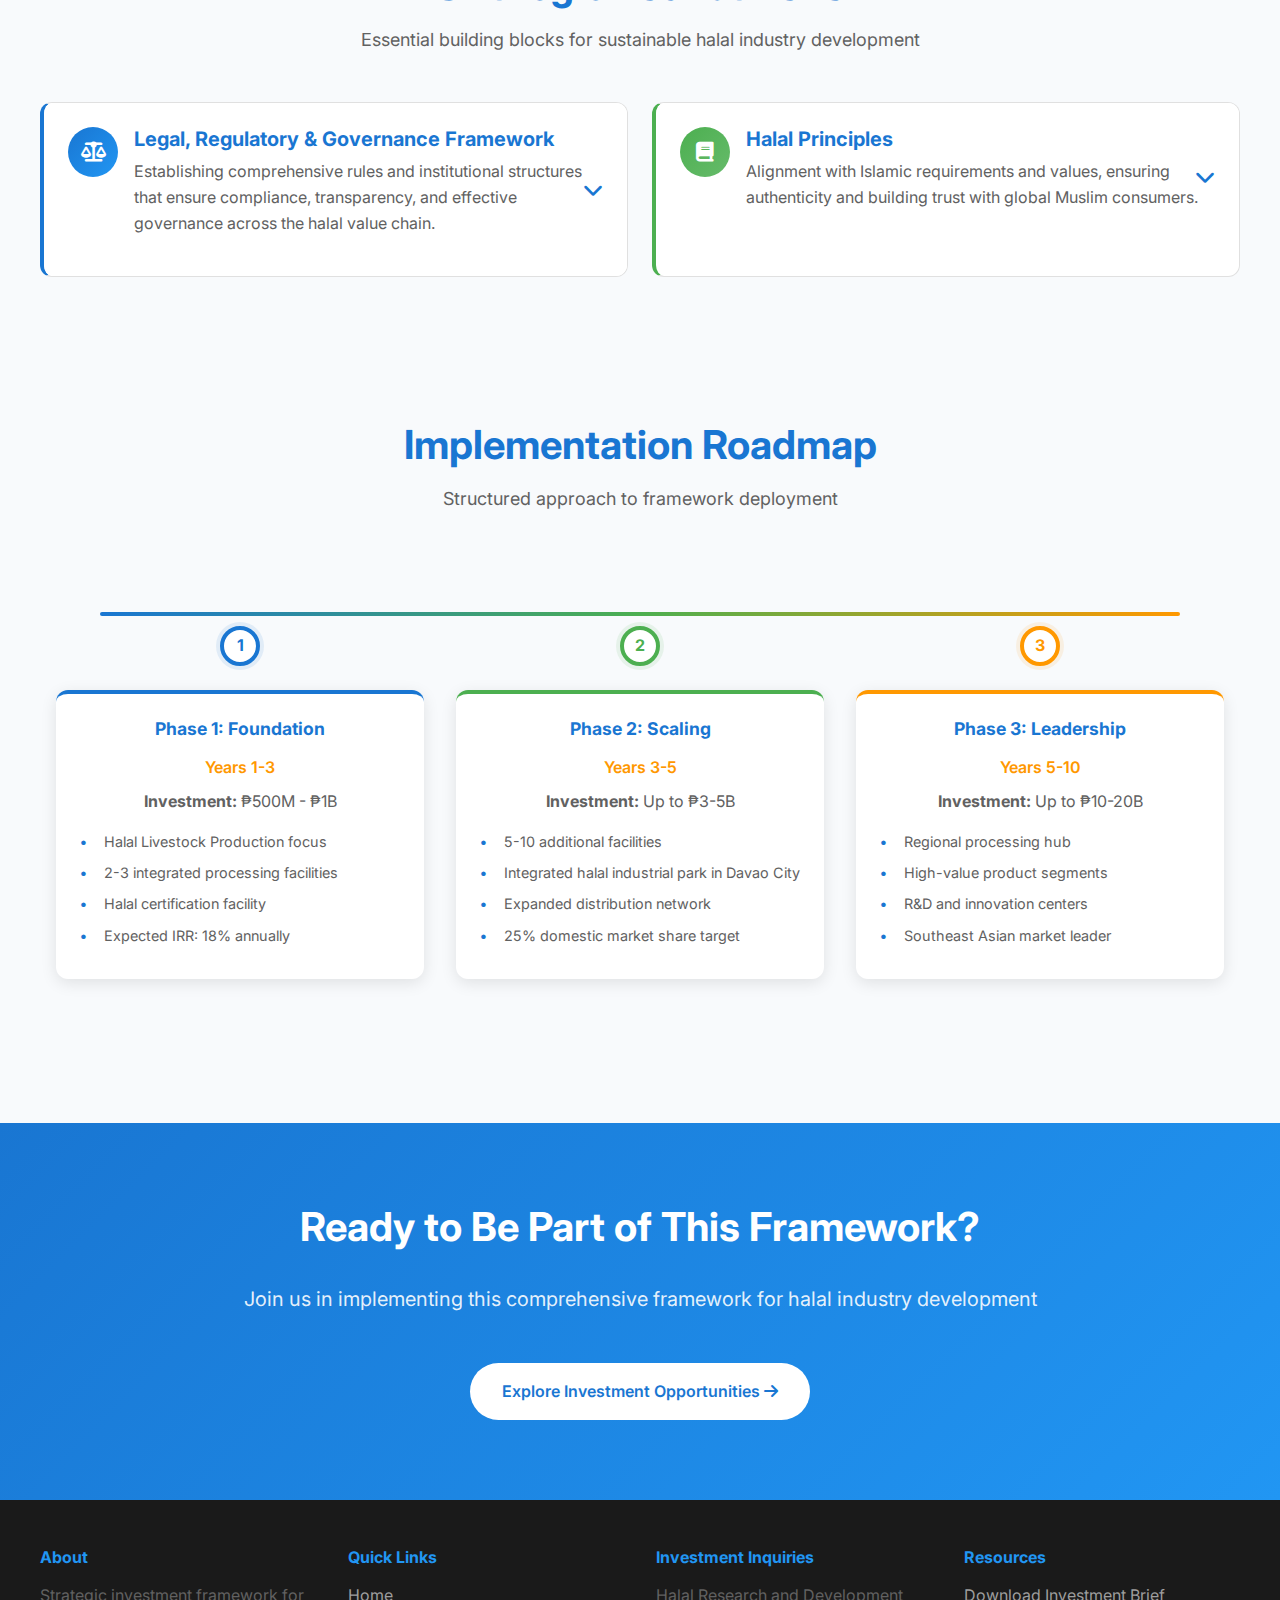
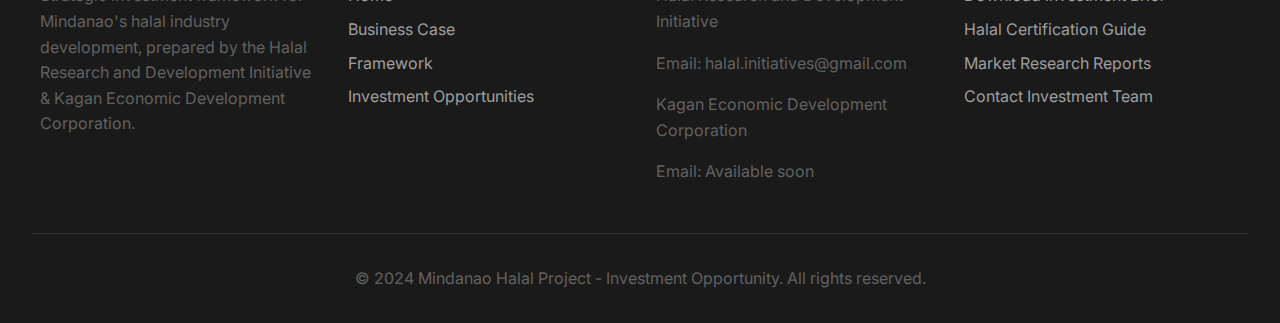
<file: framework.html>
<!DOCTYPE html>
<html lang="en">
<head>
    <meta charset="UTF-8">
    <meta name="viewport" content="width=device-width, initial-scale=1.0">
    <title>Development Framework - Mindanao Halal Project</title>
    <meta name="description" content="Comprehensive framework for Mindanao halal industry development. Strategic pillars, implementation approach, and governance structure.">
    
    <!-- Fonts -->
    <link rel="preconnect" href="https://fonts.googleapis.com">
    <link rel="preconnect" href="https://fonts.gstatic.com" crossorigin>
    <link href="https://fonts.googleapis.com/css2?family=Inter:wght@300;400;500;600;700;800;900&display=swap" rel="stylesheet">
    
    <!-- Icons -->
    <link rel="stylesheet" href="https://cdnjs.cloudflare.com/ajax/libs/font-awesome/6.4.0/css/all.min.css">
    
    <!-- Styles -->
    <link rel="stylesheet" href="assets/css/styles.css">
    
    <style>
        .framework-visual {
            background: white;
            border-radius: var(--border-radius);
            padding: 2rem;
            box-shadow: var(--shadow-lg);
            margin-bottom: 3rem;
        }
        
        .framework-image {
            width: 100%;
            height: auto;
            border-radius: 8px;
            cursor: pointer;
            transition: transform 0.3s ease;
        }
        
        .framework-image:hover {
            transform: scale(1.02);
        }
        
        .framework-components {
            display: grid;
            grid-template-columns: repeat(auto-fit, minmax(300px, 1fr));
            gap: 2rem;
            margin-top: 3rem;
        }
        
        .framework-component {
            background: white;
            border-radius: var(--border-radius);
            padding: 2rem;
            box-shadow: var(--shadow-sm);
            cursor: pointer;
            transition: all 0.3s ease;
            position: relative;
            overflow: hidden;
        }
        
        .framework-component:hover {
            transform: translateY(-5px);
            box-shadow: var(--shadow-lg);
        }
        
        .framework-component.active {
            border: 2px solid var(--primary-blue);
            transform: translateY(-5px);
            box-shadow: var(--shadow-lg);
        }
        
        .framework-component::before {
            content: '';
            position: absolute;
            top: 0;
            left: 0;
            right: 0;
            height: 4px;
            background: linear-gradient(90deg, var(--primary-blue) 0%, var(--primary-green) 100%);
            transform: scaleX(0);
            transition: transform 0.3s ease;
        }
        
        .framework-component:hover::before,
        .framework-component.active::before {
            transform: scaleX(1);
        }
        
        .component-icon {
            width: 60px;
            height: 60px;
            background: linear-gradient(135deg, #e3f2fd 0%, #bbdefb 100%);
            border-radius: 50%;
            display: flex;
            align-items: center;
            justify-content: center;
            font-size: 1.5rem;
            color: var(--primary-blue);
            margin-bottom: 1rem;
        }
        
        .component-title {
            font-size: 1.25rem;
            font-weight: 700;
            color: var(--primary-blue);
            margin-bottom: 0.5rem;
        }
        
        .component-description {
            color: var(--text-gray);
            line-height: 1.6;
        }
        
        .component-details {
            background: linear-gradient(135deg, #e3f2fd 0%, #bbdefb 100%);
            border-radius: 8px;
            padding: 1.5rem;
            margin-top: 1rem;
            max-height: 0;
            opacity: 0;
            overflow: hidden;
            transition: all 0.5s ease;
        }
        
        .framework-component.expanded .component-details {
            max-height: 500px;
            opacity: 1;
            margin-top: 1.5rem;
        }
        
        .component-details h4 {
            color: var(--primary-blue);
            margin-bottom: 0.75rem;
            font-size: 1.1rem;
        }
        
        .component-details .details-content {
            background: white;
            padding: 1rem;
            border-radius: 6px;
        }
        
        /* Accordion Styles */
        .accordion-container {
            max-width: 1200px;
            margin: 0 auto;
            display: grid;
            grid-template-columns: repeat(2, 1fr);
            gap: 1.5rem;
        }
        
        .accordion-item {
            margin-bottom: 1rem;
            background: white;
            border: 1px solid #e0e0e0;
            border-radius: 12px;
            overflow: hidden;
            transition: all 0.3s ease;
        }
        
        .accordion-item:hover {
            box-shadow: var(--shadow-md);
        }
        
        .accordion-item.active {
            box-shadow: var(--shadow-lg);
        }
        
        /* Color coding for different sections */
        .outcomes-accordion .accordion-item:nth-child(1) {
            border-left: 4px solid #1976d2;
        }
        
        .outcomes-accordion .accordion-item:nth-child(2) {
            border-left: 4px solid #4caf50;
        }
        
        .outcomes-accordion .accordion-item:nth-child(3) {
            border-left: 4px solid #ff9800;
        }
        
        .outcomes-accordion .accordion-item:nth-child(4) {
            border-left: 4px solid #9c27b0;
        }
        
        .accordion-header {
            padding: 1.5rem;
            cursor: pointer;
            display: flex;
            align-items: flex-start;
            gap: 1rem;
            position: relative;
            background: white;
            transition: background-color 0.3s ease;
        }
        
        .accordion-header:hover {
            background-color: #f8fafc;
        }
        
        .accordion-item.active .accordion-header {
            background-color: #f8fafc;
        }
        
        .accordion-icon {
            width: 50px;
            height: 50px;
            background: linear-gradient(135deg, #e3f2fd 0%, #bbdefb 100%);
            border-radius: 50%;
            display: flex;
            align-items: center;
            justify-content: center;
            font-size: 1.25rem;
            color: var(--primary-blue);
            flex-shrink: 0;
        }
        
        .accordion-header-content {
            flex: 1;
        }
        
        .accordion-title {
            font-size: 1.25rem;
            font-weight: 700;
            color: var(--primary-blue);
            margin-bottom: 0.5rem;
        }
        
        .accordion-description {
            color: var(--text-gray);
            line-height: 1.6;
        }
        
        .accordion-chevron {
            position: absolute;
            right: 1.5rem;
            top: 50%;
            transform: translateY(-50%);
            color: var(--primary-blue);
            font-size: 1.25rem;
            transition: transform 0.3s ease;
        }
        
        .accordion-item.active .accordion-chevron {
            transform: translateY(-50%) rotate(180deg);
        }
        
        .accordion-content {
            max-height: 0;
            overflow: hidden;
            transition: max-height 0.5s ease, padding 0.5s ease;
            background: linear-gradient(135deg, #f8fafc 0%, #e3f2fd 100%);
        }
        
        .accordion-item.active .accordion-content {
            max-height: 1000px;
            padding: 0 1.5rem 1.5rem 1.5rem;
        }
        
        .accordion-details {
            background: white;
            border-radius: 8px;
            padding: 1.5rem;
            margin-top: 1rem;
        }
        
        .accordion-details h4 {
            color: var(--primary-blue);
            margin-bottom: 1rem;
            font-size: 1.1rem;
        }
        
        .accordion-details ul {
            list-style: none;
            padding-left: 0;
        }
        
        .accordion-details li {
            position: relative;
            padding-left: 1.5rem;
            margin-bottom: 0.75rem;
            line-height: 1.6;
        }
        
        .accordion-details li::before {
            content: '•';
            position: absolute;
            left: 0;
            color: var(--primary-blue);
            font-weight: bold;
        }
        
        /* Section backgrounds */
        .outcomes-section {
            background: #f8fafc;
            padding: 3rem 0;
        }
        
        .pillars-section {
            padding: 3rem 0;
        }
        
        .foundations-section {
            background: #f8fafc;
            padding: 3rem 0;
        }
        
        /* Horizontal Timeline Styles */
        .implementation-timeline {
            position: relative;
            padding: 4rem 0;
            max-width: 1200px;
            margin: 0 auto;
        }
        
        .timeline-track {
            position: absolute;
            top: 50px;
            left: 5%;
            right: 5%;
            height: 4px;
            background: linear-gradient(90deg, var(--primary-blue) 0%, var(--primary-green) 50%, #ff9800 100%);
            border-radius: 2px;
        }
        
        .timeline-items {
            display: flex;
            justify-content: space-between;
            align-items: flex-start;
            position: relative;
        }
        
        .timeline-item {
            flex: 1;
            position: relative;
            padding: 0 1rem;
            text-align: center;
        }
        
        .timeline-point {
            width: 40px;
            height: 40px;
            background: white;
            border: 4px solid var(--primary-blue);
            border-radius: 50%;
            margin: 0 auto 1.5rem;
            display: flex;
            align-items: center;
            justify-content: center;
            font-weight: bold;
            color: var(--primary-blue);
            box-shadow: 0 0 0 4px rgba(25, 118, 210, 0.1);
            position: relative;
            z-index: 2;
        }
        
        .timeline-item:nth-child(2) .timeline-point {
            border-color: var(--primary-green);
            color: var(--primary-green);
            box-shadow: 0 0 0 4px rgba(76, 175, 80, 0.1);
        }
        
        .timeline-item:nth-child(3) .timeline-point {
            border-color: #ff9800;
            color: #ff9800;
            box-shadow: 0 0 0 4px rgba(255, 152, 0, 0.1);
        }
        
        .timeline-card {
            background: white;
            border-radius: 12px;
            padding: 1.5rem;
            box-shadow: var(--shadow-md);
            border-top: 4px solid var(--primary-blue);
            transition: all 0.3s ease;
        }
        
        .timeline-item:nth-child(2) .timeline-card {
            border-top-color: var(--primary-green);
        }
        
        .timeline-item:nth-child(3) .timeline-card {
            border-top-color: #ff9800;
        }
        
        .timeline-card:hover {
            transform: translateY(-5px);
            box-shadow: var(--shadow-lg);
        }
        
        .timeline-card h3 {
            font-size: 1.1rem;
            color: var(--primary-blue);
            margin-bottom: 1rem;
        }
        
        .timeline-card ul {
            list-style: none;
            padding-left: 0;
            text-align: left;
        }
        
        .timeline-card li {
            position: relative;
            padding-left: 1.5rem;
            margin-bottom: 0.5rem;
            font-size: 0.9rem;
            color: var(--text-gray);
        }
        
        .timeline-card li::before {
            content: '✓';
            position: absolute;
            left: 0;
            color: var(--primary-green);
            font-weight: bold;
        }
        
        .foundation-card {
            cursor: pointer;
            transition: all 0.3s ease;
            position: relative;
        }
        
        .foundation-card:hover {
            transform: translateY(-5px);
        }
        
        .foundation-card.expanded {
            transform: translateY(-5px);
        }
        
        .foundation-details {
            background: rgba(255, 255, 255, 0.1);
            border: 1px solid rgba(255, 255, 255, 0.2);
            border-radius: 8px;
            padding: 1.5rem;
            margin-top: 1rem;
            max-height: 0;
            opacity: 0;
            overflow: hidden;
            transition: all 0.5s ease;
        }
        
        .foundation-card.expanded .foundation-details {
            max-height: 500px;
            opacity: 1;
            margin-top: 1.5rem;
        }
        
        .foundation-details h4 {
            color: white;
            margin-bottom: 0.75rem;
            font-size: 1.1rem;
        }
        
        .foundation-details ul {
            list-style: none;
            padding-left: 0;
        }
        
        .foundation-details li {
            position: relative;
            padding-left: 1.5rem;
            margin-bottom: 0.5rem;
            color: rgba(255, 255, 255, 0.95);
        }
        
        .foundation-details li::before {
            content: '•';
            position: absolute;
            left: 0;
            color: white;
            font-weight: bold;
        }
        
        @media (max-width: 768px) {
            .accordion-container {
                grid-template-columns: 1fr;
                gap: 1rem;
            }
            
            .timeline-items {
                flex-direction: column;
            }
            
            .timeline-track {
                top: 0;
                left: 50px;
                right: auto;
                width: 4px;
                height: calc(100% - 100px);
                background: linear-gradient(180deg, var(--primary-blue) 0%, var(--primary-green) 50%, #ff9800 100%);
            }
            
            .timeline-item {
                display: flex;
                align-items: flex-start;
                text-align: left;
                margin-bottom: 2rem;
            }
            
            .timeline-point {
                margin: 0 1.5rem 0 0;
                flex-shrink: 0;
            }
            
            .timeline-card {
                flex: 1;
            }
        }
    </style>
</head>
<body>
    <!-- Progress Bar -->
    <div class="progress-bar"></div>
    
    <!-- Navigation -->
    <nav class="navbar">
        <div class="nav-container">
            <a href="index.html" class="nav-logo">
                <i class="fas fa-mosque"></i>
                Mindanao Halal Project
            </a>
            <ul class="nav-menu">
                <li><a href="index.html" class="nav-link">Home</a></li>
                <li><a href="business-case.html" class="nav-link">Business Case</a></li>
                <li><a href="framework.html" class="nav-link active">Framework</a></li>
                <li><a href="investment.html" class="nav-link">Investment</a></li>
            </ul>
            <button class="mobile-menu-toggle">
                <i class="fas fa-bars"></i>
            </button>
        </div>
    </nav>

    <!-- Page Header -->
    <section class="section" style="padding-top: 8rem; background: linear-gradient(135deg, #e3f2fd 0%, #bbdefb 100%);">
        <div class="container">
            <div class="section-title">
                <h1>Halal Industry Development Framework</h1>
                <p>A comprehensive approach to building Mindanao's halal ecosystem</p>
            </div>
        </div>
    </section>

    <!-- Framework Overview -->
    <section class="section">
        <div class="container">
            <div class="framework-visual animate">
                <img src="assets/images/framework.png" alt="Mindanao Halal Industry Development Framework" class="framework-image">
                <p class="text-center mt-2" style="color: var(--text-gray);">Click on components below to explore each element in detail</p>
            </div>
        </div>
    </section>

    <!-- Strategic Outcomes -->
    <section class="outcomes-section">
        <div class="container">
            <div class="section-title animate">
                <h2>Four Strategic Outcomes</h2>
                <p>The vision for Mindanao's halal industry leadership</p>
            </div>
            
            <div class="accordion-container outcomes-accordion">
                <!-- Outcome 1 -->
                <div class="accordion-item animate">
                    <div class="accordion-header">
                        <div class="accordion-icon">
                            <i class="fas fa-globe"></i>
                        </div>
                        <div class="accordion-header-content">
                            <h3 class="accordion-title">Significant Global Player</h3>
                            <p class="accordion-description">Establish Mindanao in the global halal market through strategic positioning, quality products, and international partnerships.</p>
                        </div>
                        <i class="fas fa-chevron-down accordion-chevron"></i>
                    </div>
                    <div class="accordion-content">
                        <div class="accordion-details">
                            <h4>Key Strategies</h4>
                            <ul>
                                <li>Position as Southeast Asia's halal processing hub</li>
                                <li>Achieve international quality certifications</li>
                                <li>Build strategic partnerships with OIC countries</li>
                                <li>Develop export-ready infrastructure</li>
                                <li>Create globally recognized halal brands</li>
                            </ul>
                        </div>
                    </div>
                </div>
                
                <!-- Outcome 2 -->
                <div class="accordion-item animate">
                    <div class="accordion-header">
                        <div class="accordion-icon">
                            <i class="fas fa-users"></i>
                        </div>
                        <div class="accordion-header-content">
                            <h3 class="accordion-title">Inclusive Economic Opportunities</h3>
                            <p class="accordion-description">Create broad-based economic benefits for all communities, ensuring equitable growth and development across Mindanao.</p>
                        </div>
                        <i class="fas fa-chevron-down accordion-chevron"></i>
                    </div>
                    <div class="accordion-content">
                        <div class="accordion-details">
                            <h4>Key Strategies</h4>
                            <ul>
                                <li>Generate 120,000+ jobs across value chain</li>
                                <li>Prioritize local community employment</li>
                                <li>Support women's economic participation</li>
                                <li>Develop SME supplier networks</li>
                                <li>Ensure equitable benefit distribution</li>
                            </ul>
                        </div>
                    </div>
                </div>
                
                <!-- Outcome 3 -->
                <div class="accordion-item animate">
                    <div class="accordion-header">
                        <div class="accordion-icon">
                            <i class="fas fa-leaf"></i>
                        </div>
                        <div class="accordion-header-content">
                            <h3 class="accordion-title">Sustainable Development</h3>
                            <p class="accordion-description">Align growth with long-term sustainability goals, protecting natural resources while building economic prosperity.</p>
                        </div>
                        <i class="fas fa-chevron-down accordion-chevron"></i>
                    </div>
                    <div class="accordion-content">
                        <div class="accordion-details">
                            <h4>Key Strategies</h4>
                            <ul>
                                <li>Implement circular economy practices</li>
                                <li>Promote sustainable farming methods</li>
                                <li>Reduce carbon footprint through local sourcing</li>
                                <li>Establish water conservation systems</li>
                                <li>Create waste-to-energy programs</li>
                            </ul>
                        </div>
                    </div>
                </div>
                
                <!-- Outcome 4 -->
                <div class="accordion-item animate">
                    <div class="accordion-header">
                        <div class="accordion-icon">
                            <i class="fas fa-heart"></i>
                        </div>
                        <div class="accordion-header-content">
                            <h3 class="accordion-title">Cultural Alignment</h3>
                            <p class="accordion-description">Integrate development with cultural values, respecting and promoting the diverse heritage of Mindanao.</p>
                        </div>
                        <i class="fas fa-chevron-down accordion-chevron"></i>
                    </div>
                    <div class="accordion-content">
                        <div class="accordion-details">
                            <h4>Key Strategies</h4>
                            <ul>
                                <li>Respect Islamic principles and values</li>
                                <li>Preserve traditional knowledge and practices</li>
                                <li>Foster interfaith cooperation</li>
                                <li>Promote cultural tourism alongside halal industry</li>
                                <li>Build social cohesion through shared prosperity</li>
                            </ul>
                        </div>
                    </div>
                </div>
            </div>
        </div>
    </section>

    <!-- Strategic Pillars -->
    <section class="pillars-section">
        <div class="container">
            <div class="section-title animate">
                <h2>Strategic Pillars</h2>
                <p>Click on each pillar to explore detailed implementation strategies</p>
            </div>
            
            <div class="accordion-container pillars-accordion">
                <!-- Pillar 1 -->
                <div class="accordion-item animate">
                    <div class="accordion-header">
                        <div class="accordion-icon">
                            <i class="fas fa-graduation-cap"></i>
                        </div>
                        <div class="accordion-header-content">
                            <h3 class="accordion-title">Human Resource Development</h3>
                            <p class="accordion-description">Building skills and knowledge for halal industry excellence</p>
                        </div>
                        <i class="fas fa-chevron-down accordion-chevron"></i>
                    </div>
                    <div class="accordion-content">
                        <div class="accordion-details">
                            <h4>Implementation Details</h4>
                            <ul>
                                <li>Specialized halal certification training programs</li>
                                <li>Technical skills development for processing and production</li>
                                <li>Management and leadership programs</li>
                                <li>International exchange and scholarship opportunities</li>
                                <li>Partnership with universities for halal studies programs</li>
                            </ul>
                        </div>
                    </div>
                </div>
                
                <!-- Pillar 2 -->
                <div class="accordion-item animate">
                    <div class="accordion-header">
                        <div class="accordion-icon">
                            <i class="fas fa-laptop-code"></i>
                        </div>
                        <div class="accordion-header-content">
                            <h3 class="accordion-title">Technology for Halal Development</h3>
                            <p class="accordion-description">Leveraging innovation for competitive advantage</p>
                        </div>
                        <i class="fas fa-chevron-down accordion-chevron"></i>
                    </div>
                    <div class="accordion-content">
                        <div class="accordion-details">
                            <h4>Implementation Details</h4>
                            <ul>
                                <li>Blockchain for supply chain traceability</li>
                                <li>IoT sensors for quality monitoring</li>
                                <li>E-commerce platforms for market access</li>
                                <li>Digital halal certification systems</li>
                                <li>AI-powered quality control and inspection</li>
                            </ul>
                        </div>
                    </div>
                </div>
                
                <!-- Pillar 3 -->
                <div class="accordion-item animate">
                    <div class="accordion-header">
                        <div class="accordion-icon">
                            <i class="fas fa-hands-helping"></i>
                        </div>
                        <div class="accordion-header-content">
                            <h3 class="accordion-title">CSO Participation</h3>
                            <p class="accordion-description">Engaging civil society organizations as partners</p>
                        </div>
                        <i class="fas fa-chevron-down accordion-chevron"></i>
                    </div>
                    <div class="accordion-content">
                        <div class="accordion-details">
                            <h4>Implementation Details</h4>
                            <ul>
                                <li>Community consultation and engagement programs</li>
                                <li>Partnership with religious organizations</li>
                                <li>Consumer advocacy and education</li>
                                <li>Social impact monitoring and reporting</li>
                                <li>Grassroots market development initiatives</li>
                            </ul>
                        </div>
                    </div>
                </div>
                
                <!-- Pillar 4 -->
                <div class="accordion-item animate">
                    <div class="accordion-header">
                        <div class="accordion-icon">
                            <i class="fas fa-flask"></i>
                        </div>
                        <div class="accordion-header-content">
                            <h3 class="accordion-title">Halal Research & Development</h3>
                            <p class="accordion-description">Fostering innovation and continuous improvement</p>
                        </div>
                        <i class="fas fa-chevron-down accordion-chevron"></i>
                    </div>
                    <div class="accordion-content">
                        <div class="accordion-details">
                            <h4>Implementation Details</h4>
                            <ul>
                                <li>Product development laboratories</li>
                                <li>Halal food science research</li>
                                <li>Market research and consumer insights</li>
                                <li>Quality improvement initiatives</li>
                                <li>Collaboration with international research institutions</li>
                            </ul>
                        </div>
                    </div>
                </div>
                
                <!-- Pillar 5 -->
                <div class="accordion-item animate">
                    <div class="accordion-header">
                        <div class="accordion-icon">
                            <i class="fas fa-building"></i>
                        </div>
                        <div class="accordion-header-content">
                            <h3 class="accordion-title">Halal Enterprise Development</h3>
                            <p class="accordion-description">Building a robust ecosystem of halal businesses</p>
                        </div>
                        <i class="fas fa-chevron-down accordion-chevron"></i>
                    </div>
                    <div class="accordion-content">
                        <div class="accordion-details">
                            <h4>Implementation Details</h4>
                            <ul>
                                <li>SME development programs</li>
                                <li>Incubation and acceleration support</li>
                                <li>Access to finance facilitation</li>
                                <li>Business matching and networking</li>
                                <li>Export readiness programs</li>
                            </ul>
                        </div>
                    </div>
                </div>
                
                <!-- Pillar 6 -->
                <div class="accordion-item animate">
                    <div class="accordion-header">
                        <div class="accordion-icon">
                            <i class="fas fa-coins"></i>
                        </div>
                        <div class="accordion-header-content">
                            <h3 class="accordion-title">Halal/Islamic Financing</h3>
                            <p class="accordion-description">Shariah-compliant financial mechanisms</p>
                        </div>
                        <i class="fas fa-chevron-down accordion-chevron"></i>
                    </div>
                    <div class="accordion-content">
                        <div class="accordion-details">
                            <h4>Implementation Details</h4>
                            <ul>
                                <li>Islamic banking partnerships</li>
                                <li>Sukuk issuance for infrastructure</li>
                                <li>Shariah-compliant investment funds</li>
                                <li>Microfinance for small producers</li>
                                <li>Trade finance facilities</li>
                            </ul>
                        </div>
                    </div>
                </div>
                
                <!-- Pillar 7 -->
                <div class="accordion-item animate">
                    <div class="accordion-header">
                        <div class="accordion-icon">
                            <i class="fas fa-truck"></i>
                        </div>
                        <div class="accordion-header-content">
                            <h3 class="accordion-title">Logistics & Market Development</h3>
                            <p class="accordion-description">Efficient supply chains and market access</p>
                        </div>
                        <i class="fas fa-chevron-down accordion-chevron"></i>
                    </div>
                    <div class="accordion-content">
                        <div class="accordion-details">
                            <h4>Implementation Details</h4>
                            <ul>
                                <li>Cold chain infrastructure development</li>
                                <li>Halal logistics certification</li>
                                <li>Export facilitation services</li>
                                <li>Market intelligence systems</li>
                                <li>International trade promotion</li>
                            </ul>
                        </div>
                    </div>
                </div>
            </div>
        </div>
    </section>

    <!-- Strategic Foundations -->
    <section class="foundations-section">
        <div class="container">
            <div class="section-title animate">
                <h2>Strategic Foundations</h2>
                <p>Essential building blocks for sustainable halal industry development</p>
            </div>
            
            <div class="accordion-container foundations-accordion">
                <!-- Foundation 1 -->
                <div class="accordion-item animate" style="border-left: 4px solid #1976d2;">
                    <div class="accordion-header">
                        <div class="accordion-icon" style="background: linear-gradient(135deg, #1976d2 0%, #2196f3 100%);">
                            <i class="fas fa-balance-scale" style="color: white;"></i>
                        </div>
                        <div class="accordion-header-content">
                            <h3 class="accordion-title">Legal, Regulatory & Governance Framework</h3>
                            <p class="accordion-description">Establishing comprehensive rules and institutional structures that ensure compliance, transparency, and effective governance across the halal value chain.</p>
                        </div>
                        <i class="fas fa-chevron-down accordion-chevron"></i>
                    </div>
                    <div class="accordion-content">
                        <div class="accordion-details">
                            <h4>Implementation Framework</h4>
                            <ul>
                                <li>Full implementation of Republic Act 10817</li>
                                <li>Establishment of Halal Certification Bodies</li>
                                <li>Development of quality assurance protocols</li>
                                <li>Alignment with international halal standards</li>
                                <li>Creation of one-stop investment facilitation</li>
                                <li>Regular compliance audits and monitoring</li>
                                <li>Capacity building for regulatory personnel</li>
                                <li>Stakeholder engagement mechanisms</li>
                            </ul>
                        </div>
                    </div>
                </div>
                
                <!-- Foundation 2 -->
                <div class="accordion-item animate" style="border-left: 4px solid #4caf50;">
                    <div class="accordion-header">
                        <div class="accordion-icon" style="background: linear-gradient(135deg, #4caf50 0%, #66bb6a 100%);">
                            <i class="fas fa-book" style="color: white;"></i>
                        </div>
                        <div class="accordion-header-content">
                            <h3 class="accordion-title">Halal Principles</h3>
                            <p class="accordion-description">Alignment with Islamic requirements and values, ensuring authenticity and building trust with global Muslim consumers.</p>
                        </div>
                        <i class="fas fa-chevron-down accordion-chevron"></i>
                    </div>
                    <div class="accordion-content">
                        <div class="accordion-details">
                            <h4>Core Implementation</h4>
                            <ul>
                                <li>Shariah compliance verification systems</li>
                                <li>Ethical production and processing standards</li>
                                <li>Complete supply chain transparency</li>
                                <li>Blockchain-based traceability systems</li>
                                <li>Community trust building initiatives</li>
                                <li>Regular Shariah advisory consultations</li>
                                <li>Consumer education programs</li>
                                <li>International halal integrity partnerships</li>
                            </ul>
                        </div>
                    </div>
                </div>
            </div>
        </div>
    </section>

    <!-- Implementation Timeline -->
    <section class="section">
        <div class="container">
            <div class="section-title animate">
                <h2>Implementation Roadmap</h2>
                <p>Structured approach to framework deployment</p>
            </div>
            
            <div class="implementation-timeline">
                <div class="timeline-track"></div>
                <div class="timeline-items">
                    <div class="timeline-item animate">
                        <div class="timeline-point">1</div>
                        <div class="timeline-card">
                            <h3>Phase 1: Foundation</h3>
                            <p style="color: #ff9800; font-weight: 600; margin-bottom: 0.5rem;">Years 1-3</p>
                            <p><strong>Investment:</strong> ₱500M - ₱1B</p>
                            <ul>
                                <li>Halal Livestock Production focus</li>
                                <li>2-3 integrated processing facilities</li>
                                <li>Halal certification facility</li>
                                <li>Expected IRR: 18% annually</li>
                            </ul>
                        </div>
                    </div>
                    
                    <div class="timeline-item animate">
                        <div class="timeline-point">2</div>
                        <div class="timeline-card">
                            <h3>Phase 2: Scaling</h3>
                            <p style="color: #ff9800; font-weight: 600; margin-bottom: 0.5rem;">Years 3-5</p>
                            <p><strong>Investment:</strong> Up to ₱3-5B</p>
                            <ul>
                                <li>5-10 additional facilities</li>
                                <li>Integrated halal industrial park in Davao City</li>
                                <li>Expanded distribution network</li>
                                <li>25% domestic market share target</li>
                            </ul>
                        </div>
                    </div>
                    
                    <div class="timeline-item animate">
                        <div class="timeline-point">3</div>
                        <div class="timeline-card">
                            <h3>Phase 3: Leadership</h3>
                            <p style="color: #ff9800; font-weight: 600; margin-bottom: 0.5rem;">Years 5-10</p>
                            <p><strong>Investment:</strong> Up to ₱10-20B</p>
                            <ul>
                                <li>Regional processing hub</li>
                                <li>High-value product segments</li>
                                <li>R&D and innovation centers</li>
                                <li>Southeast Asian market leader</li>
                            </ul>
                        </div>
                    </div>
                </div>
            </div>
        </div>
    </section>

    <!-- Call to Action -->
    <section class="section" style="background: linear-gradient(135deg, #1976d2 0%, #2196f3 100%); color: white;">
        <div class="container text-center">
            <h2 class="mb-2">Ready to Be Part of This Framework?</h2>
            <p class="mb-3" style="color: rgba(255,255,255,0.9); font-size: 1.25rem;">
                Join us in implementing this comprehensive framework for halal industry development
            </p>
            
            <div class="mt-3">
                <a href="investment.html" class="btn" style="background: white; color: var(--primary-blue);">
                    Explore Investment Opportunities <i class="fas fa-arrow-right"></i>
                </a>
            </div>
        </div>
    </section>

    <!-- Footer -->
    <footer class="footer">
        <div class="footer-content">
            <div class="footer-section">
                <h4>About</h4>
                <p>Strategic investment framework for Mindanao's halal industry development, prepared by the Halal Research and Development Initiative & Kagan Economic Development Corporation.</p>
            </div>
            
            <div class="footer-section">
                <h4>Quick Links</h4>
                <a href="index.html">Home</a>
                <a href="business-case.html">Business Case</a>
                <a href="framework.html">Framework</a>
                <a href="investment.html">Investment Opportunities</a>
            </div>
            
            <div class="footer-section">
                <h4>Investment Inquiries</h4>
                <p>Halal Research and Development Initiative</p>
                <p>Email: halal.initiatives@gmail.com</p>
                <p>Kagan Economic Development Corporation</p>
                <p>Email: Available soon</p>
            </div>
            
            <div class="footer-section">
                <h4>Resources</h4>
                <a href="#">Download Investment Brief</a>
                <a href="#">Halal Certification Guide</a>
                <a href="#">Market Research Reports</a>
                <a href="#">Contact Investment Team</a>
            </div>
        </div>
        
        <div class="footer-bottom">
            <p>&copy; 2024 Mindanao Halal Project - Investment Opportunity. All rights reserved.</p>
        </div>
    </footer>

    <!-- Scripts -->
    <script src="assets/js/main.js"></script>
    <script>
        // Initialize accordion interactions
        document.addEventListener('DOMContentLoaded', () => {
            // Function to handle accordion behavior
            function initAccordion(containerClass) {
                const container = document.querySelector(`.${containerClass}`);
                if (!container) return;
                
                const items = container.querySelectorAll('.accordion-item');
                const headers = container.querySelectorAll('.accordion-header');
                
                headers.forEach((header, index) => {
                    header.addEventListener('click', () => {
                        const currentItem = items[index];
                        const isActive = currentItem.classList.contains('active');
                        
                        // Close all items in this accordion
                        items.forEach(item => {
                            item.classList.remove('active');
                        });
                        
                        // Toggle current item
                        if (!isActive) {
                            currentItem.classList.add('active');
                        }
                    });
                });
            }
            
            // Initialize all accordions
            initAccordion('outcomes-accordion');
            initAccordion('pillars-accordion');
            initAccordion('foundations-accordion');
        });
    </script>
</body>
</html>
</file>
<file: assets/css/styles.css>
/* Global Variables */
:root {
    --primary-blue: #1976d2;
    --primary-blue-light: #2196f3;
    --primary-green: #4caf50;
    --primary-green-light: #66bb6a;
    --text-dark: #1a1a1a;
    --text-gray: #616161;
    --text-light: #9e9e9e;
    --bg-light: #f8fafc;
    --bg-white: #ffffff;
    --shadow-sm: 0 2px 8px rgba(0, 0, 0, 0.08);
    --shadow-md: 0 4px 16px rgba(0, 0, 0, 0.1);
    --shadow-lg: 0 8px 32px rgba(0, 0, 0, 0.12);
    --border-radius: 12px;
    --transition: all 0.3s cubic-bezier(0.4, 0, 0.2, 1);
}

/* Reset and Base Styles */
* {
    margin: 0;
    padding: 0;
    box-sizing: border-box;
}

html {
    scroll-behavior: smooth;
}

body {
    font-family: 'Inter', -apple-system, BlinkMacSystemFont, 'Segoe UI', Roboto, sans-serif;
    line-height: 1.6;
    color: var(--text-dark);
    background-color: var(--bg-light);
    overflow-x: hidden;
}

/* Global list styling fix */
ul:not(.nav-menu) {
    list-style: none;
    padding-left: 0;
}

ul:not(.nav-menu) li {
    position: relative;
    padding-left: 1.5rem;
    margin-bottom: 0.5rem;
}

ul:not(.nav-menu) li::before {
    content: '•';
    position: absolute;
    left: 0;
    color: var(--primary-blue);
    font-weight: bold;
}

/* Typography */
h1, h2, h3, h4, h5, h6 {
    font-weight: 700;
    line-height: 1.2;
    margin-bottom: 1rem;
}

h1 {
    font-size: clamp(2rem, 5vw, 3.5rem);
}

h2 {
    font-size: clamp(1.5rem, 4vw, 2.5rem);
}

h3 {
    font-size: clamp(1.25rem, 3vw, 2rem);
}

p {
    margin-bottom: 1rem;
    color: var(--text-gray);
}

/* Navigation */
.navbar {
    position: fixed;
    top: 0;
    left: 0;
    right: 0;
    background: rgba(255, 255, 255, 0.95);
    backdrop-filter: blur(10px);
    box-shadow: var(--shadow-sm);
    z-index: 1000;
    transition: var(--transition);
}

.navbar.scrolled {
    background: rgba(255, 255, 255, 0.98);
    box-shadow: var(--shadow-md);
}

.nav-container {
    max-width: 1200px;
    margin: 0 auto;
    padding: 1rem 2rem;
    display: flex;
    justify-content: space-between;
    align-items: center;
}

.nav-logo {
    font-size: 1.5rem;
    font-weight: 800;
    color: var(--primary-blue);
    text-decoration: none;
    display: flex;
    align-items: center;
    gap: 0.5rem;
}

.nav-logo i {
    color: var(--primary-blue);
}

.nav-menu {
    display: flex;
    list-style: none;
    gap: 2rem;
}

.nav-link {
    text-decoration: none;
    color: var(--primary-blue);
    font-weight: 500;
    position: relative;
    transition: var(--transition);
}

.nav-link:hover {
    color: var(--primary-blue-light);
}

.nav-link::after {
    content: '';
    position: absolute;
    bottom: -5px;
    left: 0;
    width: 0;
    height: 2px;
    background: var(--primary-blue);
    transition: width 0.3s ease;
}

.nav-link:hover::after,
.nav-link.active::after {
    width: 100%;
}

.mobile-menu-toggle {
    display: none;
    background: none;
    border: none;
    font-size: 1.5rem;
    color: var(--primary-blue);
    cursor: pointer;
}

/* Hero Section */
.hero {
    padding: 8rem 2rem 4rem;
    min-height: 100vh;
    display: flex;
    align-items: center;
    background: linear-gradient(135deg, #e3f2fd 0%, #bbdefb 50%, #90caf9 100%);
    position: relative;
    overflow: hidden;
}

.hero::before {
    content: '';
    position: absolute;
    top: -50%;
    right: -50%;
    width: 200%;
    height: 200%;
    background: url("data:image/svg+xml,%3Csvg width='60' height='60' viewBox='0 0 60 60' xmlns='http://www.w3.org/2000/svg'%3E%3Cg fill='none' fill-rule='evenodd'%3E%3Cg fill='%231976d2' fill-opacity='0.05'%3E%3Cpath d='M36 34v-4h-2v4h-4v2h4v4h2v-4h4v-2h-4zm0-30V0h-2v4h-4v2h4v4h2V6h4V4h-4zM6 34v-4H4v4H0v2h4v4h2v-4h4v-2H6zM6 4V0H4v4H0v2h4v4h2V6h4V4H6z'/%3E%3C/g%3E%3C/g%3E%3C/svg%3E") repeat;
    animation: float 20s linear infinite;
}

@keyframes float {
    0% { transform: translate(0, 0) rotate(0deg); }
    100% { transform: translate(-100px, -100px) rotate(360deg); }
}

.hero-content {
    max-width: 1200px;
    margin: 0 auto;
    display: flex;
    flex-direction: column;
    gap: 0;
    position: relative;
    z-index: 1;
}

.hero-top {
    display: flex;
    align-items: flex-start;
    gap: 2rem;
}

.hero-main {
    flex: 1;
    max-width: 50%;
}

.hero-stats-top {
    flex: 1;
    max-width: 50%;
    display: grid;
    grid-template-columns: repeat(3, 1fr);
    gap: 0.75rem;
    align-items: stretch;
    align-self: flex-start;
}

.hero-text h1 {
    color: var(--primary-blue);
    margin-bottom: 1.5rem;
    animation: fadeInUp 0.8s ease-out;
}

.hero-text p {
    font-size: 1.25rem;
    margin-bottom: 2rem;
    animation: fadeInUp 0.8s ease-out 0.2s;
    animation-fill-mode: both;
}

.hero-stats {
    display: grid;
    grid-template-columns: repeat(3, 1fr);
    gap: 1rem;
    margin-bottom: 2rem;
}

.hero-visual .hero-stats {
    grid-template-columns: 1fr;
    gap: 1rem;
    margin-bottom: 2rem;
}

.hero-bottom {
    display: flex;
    align-items: flex-start;
    gap: 2rem;
    margin-top: -1.5rem;
}

.hero-actions-section {
    flex: 1;
    max-width: 50%;
    margin-top: 4rem;
}

.hero-visual-section {
    flex: 1;
    max-width: 50%;
    margin-top: -1rem;
}

.hero-actions {
    display: flex;
    gap: 1rem;
    align-items: center;
}

/* Remove bullet points from Why Mindanao list since it has check icons */
.market-overview ul {
    list-style: none !important;
    padding-left: 0;
}

.market-overview li {
    position: relative;
    padding-left: 0 !important;
    margin-bottom: 0.5rem;
    display: flex;
    align-items: center;
    gap: 0.5rem;
}

.market-overview li::before {
    content: none !important;
    display: none !important;
}

.stat-card {
    background: var(--bg-white);
    padding: 1.5rem;
    border-radius: var(--border-radius);
    box-shadow: var(--shadow-md);
    text-align: center;
    animation: fadeInUp 0.8s ease-out 0.4s;
    animation-fill-mode: both;
    transition: var(--transition);
    min-height: 120px;
    display: flex;
    flex-direction: column;
    justify-content: center;
    align-items: center;
}

.stat-card:hover {
    transform: translateY(-5px);
    box-shadow: var(--shadow-lg);
}

.stat-number {
    font-size: 2rem;
    font-weight: 800;
    color: var(--primary-blue);
    display: block;
}

.stat-label {
    font-size: 0.875rem;
    color: var(--text-gray);
    text-transform: uppercase;
    letter-spacing: 0.5px;
}

/* Buttons */
.btn {
    display: inline-block;
    padding: 1rem 2rem;
    border-radius: 50px;
    text-decoration: none;
    font-weight: 600;
    transition: var(--transition);
    cursor: pointer;
    border: none;
    font-size: 1rem;
}

.btn-primary {
    background: linear-gradient(135deg, var(--primary-blue) 0%, var(--primary-blue-light) 100%);
    color: white;
    box-shadow: 0 4px 16px rgba(25, 118, 210, 0.3);
}

.btn-primary:hover {
    transform: translateY(-2px);
    box-shadow: 0 6px 20px rgba(25, 118, 210, 0.4);
}

.btn-secondary {
    background: var(--bg-white);
    color: var(--primary-blue);
    border: 2px solid var(--primary-blue);
}

.btn-secondary:hover {
    background: var(--primary-blue);
    color: white;
}

/* Cards */
.card {
    background: var(--bg-white);
    border-radius: var(--border-radius);
    padding: 2rem;
    box-shadow: var(--shadow-sm);
    transition: var(--transition);
    position: relative;
    overflow: hidden;
}

.card::before {
    content: '';
    position: absolute;
    top: 0;
    left: 0;
    right: 0;
    height: 4px;
    background: linear-gradient(90deg, var(--primary-blue) 0%, var(--primary-green) 100%);
    transform: scaleX(0);
    transition: transform 0.3s ease;
}

.card:hover::before {
    transform: scaleX(1);
}

.card:hover {
    transform: translateY(-5px);
    box-shadow: var(--shadow-lg);
}

.card h3 {
    color: var(--primary-blue);
    font-size: 1.25rem;
    text-align: center;
    margin-bottom: 1rem;
}

.card-icon {
    width: 60px;
    height: 60px;
    margin: 0 auto 1rem;
    background: linear-gradient(135deg, #e3f2fd 0%, #bbdefb 100%);
    border-radius: 50%;
    display: flex;
    align-items: center;
    justify-content: center;
    font-size: 1.5rem;
    color: var(--primary-blue);
}

/* Strategic Advantages section specific styling for check icons */
.card ul {
    text-align: left;
}

.card ul li {
    display: flex;
    align-items: flex-start;
    gap: 0.5rem;
    padding-left: 0 !important;
    margin-bottom: 0.5rem;
}

.card ul li::before {
    content: none !important;
    display: none !important;
}

.card ul li i {
    color: var(--primary-green);
    flex-shrink: 0;
    font-size: 0.875rem;
}

/* CTA Section Hover Animations */
.cta-stat-card {
    transition: var(--transition);
    cursor: pointer;
}

.cta-stat-card:hover {
    transform: translateY(-5px) scale(1.02);
    background: rgba(255,255,255,0.2) !important;
    box-shadow: 0 8px 32px rgba(255,255,255,0.15);
}

.cta-btn {
    transition: var(--transition);
    position: relative;
    overflow: hidden;
}

.cta-btn::before {
    content: '';
    position: absolute;
    top: 0;
    left: -100%;
    width: 100%;
    height: 100%;
    background: linear-gradient(90deg, transparent, rgba(25, 118, 210, 0.1), transparent);
    transition: left 0.5s ease;
}

.cta-btn:hover::before {
    left: 100%;
}

.cta-btn:hover {
    transform: translateY(-2px);
    box-shadow: 0 8px 24px rgba(25, 118, 210, 0.3);
    background: linear-gradient(135deg, #f8fafc 0%, #e3f2fd 100%) !important;
}

/* Ensure all headings in white containers are blue */
.metric-item h3,
.metric-item h4,
.stat-item h3,
.stat-item h4,
.advantage-title,
.cta-section h2,
.roi-section h4,
.foundation-card h3,
.foundation-card h4 {
    color: var(--primary-blue);
}

/* Sections */
.section {
    padding: 5rem 2rem;
}

.section-title {
    text-align: center;
    margin-bottom: 3rem;
}

.section-title h2 {
    color: var(--primary-blue);
    margin-bottom: 1rem;
}

.section-title p {
    font-size: 1.125rem;
    max-width: 600px;
    margin: 0 auto;
}

/* Container */
.container {
    max-width: 1200px;
    margin: 0 auto;
}

/* Grid Layouts */
.grid {
    display: grid;
    gap: 2rem;
}

.grid-2 {
    grid-template-columns: repeat(auto-fit, minmax(300px, 1fr));
}

.grid-3 {
    grid-template-columns: repeat(auto-fit, minmax(250px, 1fr));
}

.grid-4 {
    grid-template-columns: repeat(auto-fit, minmax(200px, 1fr));
}

/* Feature Cards */
.feature-card {
    background: var(--bg-white);
    border-radius: var(--border-radius);
    padding: 2rem;
    text-align: center;
    box-shadow: var(--shadow-sm);
    transition: var(--transition);
    position: relative;
    overflow: hidden;
}

.feature-card::before {
    content: '';
    position: absolute;
    top: 0;
    left: 0;
    right: 0;
    height: 4px;
    background: linear-gradient(90deg, var(--primary-blue) 0%, var(--primary-green) 100%);
    transform: scaleX(0);
    transition: transform 0.3s ease;
}

.feature-card:hover::before {
    transform: scaleX(1);
}

.feature-card:hover {
    transform: translateY(-5px);
    box-shadow: var(--shadow-lg);
}

.feature-card h3 {
    color: var(--primary-blue);
}

.feature-icon {
    width: 80px;
    height: 80px;
    margin: 0 auto 1.5rem;
    background: linear-gradient(135deg, #e3f2fd 0%, #bbdefb 100%);
    border-radius: 50%;
    display: flex;
    align-items: center;
    justify-content: center;
    font-size: 2rem;
    color: var(--primary-blue);
}

/* Horizontal Timeline */
.timeline {
    position: relative;
    padding: 4rem 0;
    max-width: 1200px;
    margin: 0 auto;
}

.timeline-track {
    position: absolute;
    top: 50px;
    left: 5%;
    right: 5%;
    height: 4px;
    background: linear-gradient(90deg, var(--primary-blue) 0%, var(--primary-green) 50%, #ff9800 100%);
    border-radius: 2px;
}

.timeline-items {
    display: flex;
    justify-content: space-between;
    align-items: flex-start;
    position: relative;
}

.timeline-item {
    flex: 1;
    position: relative;
    padding: 0 1rem;
    text-align: center;
}

.timeline-point {
    width: 40px;
    height: 40px;
    background: white;
    border: 4px solid var(--primary-blue);
    border-radius: 50%;
    margin: 0 auto 1.5rem;
    display: flex;
    align-items: center;
    justify-content: center;
    font-weight: bold;
    color: var(--primary-blue);
    box-shadow: 0 0 0 4px rgba(25, 118, 210, 0.1);
    position: relative;
    z-index: 2;
}

.timeline-item:nth-child(2) .timeline-point {
    border-color: var(--primary-green);
    color: var(--primary-green);
    box-shadow: 0 0 0 4px rgba(76, 175, 80, 0.1);
}

.timeline-item:nth-child(3) .timeline-point {
    border-color: #ff9800;
    color: #ff9800;
    box-shadow: 0 0 0 4px rgba(255, 152, 0, 0.1);
}

.timeline-card {
    background: white;
    border-radius: 12px;
    padding: 1.5rem;
    box-shadow: var(--shadow-md);
    border-top: 4px solid var(--primary-blue);
    transition: all 0.3s ease;
}

.timeline-item:nth-child(2) .timeline-card {
    border-top-color: var(--primary-green);
}

.timeline-item:nth-child(3) .timeline-card {
    border-top-color: #ff9800;
}

.timeline-card:hover {
    transform: translateY(-5px);
    box-shadow: var(--shadow-lg);
}

.timeline-card h3 {
    font-size: 1.1rem;
    color: var(--primary-blue);
    margin-bottom: 1rem;
}

.timeline-card ul {
    list-style: none;
    padding-left: 0;
    text-align: left;
}

.timeline-card li {
    position: relative;
    padding-left: 1.5rem;
    margin-bottom: 0.5rem;
    font-size: 0.9rem;
    color: var(--text-gray);
}

.timeline-card li::before {
    content: '✓';
    position: absolute;
    left: 0;
    color: var(--primary-green);
    font-weight: bold;
}

/* Animations */
@keyframes fadeIn {
    from {
        opacity: 0;
    }
    to {
        opacity: 1;
    }
}

@keyframes fadeInUp {
    from {
        opacity: 0;
        transform: translateY(30px);
    }
    to {
        opacity: 1;
        transform: translateY(0);
    }
}

@keyframes fadeInLeft {
    from {
        opacity: 0;
        transform: translateX(-30px);
    }
    to {
        opacity: 1;
        transform: translateX(0);
    }
}

@keyframes fadeInRight {
    from {
        opacity: 0;
        transform: translateX(30px);
    }
    to {
        opacity: 1;
        transform: translateX(0);
    }
}

.fade-in {
    animation: fadeIn 0.8s ease-out;
}

.fade-in-up {
    animation: fadeInUp 0.8s ease-out;
}

/* Footer */
.footer {
    background: var(--text-dark);
    color: var(--bg-white);
    padding: 3rem 2rem 1rem;
}

.footer-content {
    max-width: 1200px;
    margin: 0 auto;
    display: grid;
    grid-template-columns: repeat(auto-fit, minmax(250px, 1fr));
    gap: 2rem;
    margin-bottom: 2rem;
}

.footer-section h4 {
    margin-bottom: 1rem;
    color: var(--primary-blue-light);
}

.footer-section a {
    color: var(--text-light);
    text-decoration: none;
    display: block;
    margin-bottom: 0.5rem;
    transition: var(--transition);
}

.footer-section a:hover {
    color: var(--primary-blue-light);
}

.footer-bottom {
    text-align: center;
    padding-top: 2rem;
    border-top: 1px solid rgba(255, 255, 255, 0.1);
    color: var(--text-light);
}

/* Responsive Design */

/* Tablet Breakpoint */
@media (max-width: 1024px) {
    .hero-content {
        gap: 1rem;
    }
    
    .hero-top {
        gap: 1.5rem;
    }
    
    .hero-stats-top {
        gap: 0.5rem;
    }
    
    .stat-card {
        padding: 1rem;
        min-height: 100px;
    }
    
    .stat-number {
        font-size: 1.5rem;
    }
    
    .container {
        padding: 0 1rem;
    }
    
    .section {
        padding: 4rem 1rem;
    }
}

/* Mobile Breakpoint */
@media (max-width: 768px) {
    /* Navigation */
    .nav-container {
        padding: 1rem;
    }
    
    .nav-menu {
        position: fixed;
        left: -100%;
        top: 70px;
        flex-direction: column;
        background-color: var(--bg-white);
        width: 100%;
        text-align: center;
        transition: 0.3s;
        box-shadow: var(--shadow-lg);
        padding: 2rem 0;
        z-index: 999;
    }

    .nav-menu.active {
        left: 0;
    }

    .mobile-menu-toggle {
        display: block;
    }
    
    /* Hero Section */
    .hero {
        padding: 6rem 1rem 3rem;
        min-height: auto;
    }

    .hero-top {
        flex-direction: column;
        gap: 1.5rem;
    }
    
    .hero-main {
        max-width: 100%;
        text-align: center;
    }
    
    .hero-main h1 {
        font-size: 2rem;
        line-height: 1.2;
    }
    
    .hero-main p {
        font-size: 1rem;
    }
    
    .hero-stats-top {
        max-width: 100%;
        grid-template-columns: 1fr;
        gap: 1rem;
        order: 2;
    }
    
    .hero-bottom {
        flex-direction: column;
        gap: 1.5rem;
        margin-top: -0.5rem;
    }
    
    .hero-actions-section,
    .hero-visual-section {
        max-width: 100%;
    }
    
    .hero-actions-section {
        text-align: center;
        margin-top: 0.5rem;
    }
    
    .hero-actions {
        flex-direction: column;
        gap: 1rem;
        align-items: center;
    }
    
    .btn {
        width: 100%;
        max-width: 280px;
        text-align: center;
    }
    
    /* Stat Cards */
    .stat-card {
        padding: 1.25rem;
        min-height: 90px;
    }
    
    .stat-number {
        font-size: 1.25rem;
    }
    
    .stat-label {
        font-size: 0.75rem;
    }
    
    /* Cards and Sections */
    .card {
        padding: 1.5rem;
        margin-bottom: 1rem;
    }
    
    .section {
        padding: 3rem 1rem;
    }
    
    .section-title h2 {
        font-size: 1.75rem;
    }
    
    .section-title p {
        font-size: 1rem;
    }
    
    /* Grid Layouts */
    .grid-2 {
        grid-template-columns: 1fr;
        gap: 1rem;
    }
    
    .grid-3 {
        grid-template-columns: 1fr;
        gap: 1rem;
    }
    
    .grid-4 {
        grid-template-columns: repeat(2, 1fr);
        gap: 1rem;
    }
    
    /* Feature Cards */
    .feature-card {
        padding: 1.5rem;
        text-align: center;
    }
    
    .feature-icon {
        width: 60px;
        height: 60px;
        font-size: 1.5rem;
    }
    
    /* Timeline */
    .timeline {
        padding: 2rem 0;
    }
    
    .timeline-items {
        flex-direction: column;
    }
    
    .timeline-track {
        top: 0;
        left: 30px;
        right: auto;
        width: 4px;
        height: calc(100% - 50px);
        background: linear-gradient(180deg, var(--primary-blue) 0%, var(--primary-green) 50%, #ff9800 100%);
    }
    
    .timeline-item {
        display: flex;
        align-items: flex-start;
        text-align: left;
        margin-bottom: 2rem;
        padding: 0;
    }
    
    .timeline-point {
        margin: 0 1.5rem 0 0;
        flex-shrink: 0;
        width: 30px;
        height: 30px;
        font-size: 0.875rem;
    }
    
    .timeline-card {
        flex: 1;
        padding: 1rem;
    }
    
    .timeline-card h3 {
        font-size: 1rem;
    }
    
    /* Tables */
    table {
        font-size: 0.875rem;
        display: block;
        overflow-x: auto;
        white-space: nowrap;
    }
    
    th, td {
        padding: 0.5rem !important;
        min-width: 100px;
    }
    
    /* Framework Page Components */
    .framework-components {
        grid-template-columns: 1fr;
        gap: 1rem;
    }
    
    .framework-component {
        padding: 1.5rem;
    }
    
    .component-icon {
        width: 50px;
        height: 50px;
        font-size: 1.25rem;
    }
    
    /* Investment Page Components */
    .phase-card {
        padding: 1.5rem;
        margin-bottom: 1.5rem;
    }
    
    .phase-number {
        width: 40px;
        height: 40px;
        font-size: 1.25rem;
        top: 0.75rem;
        right: 0.75rem;
    }
    
    .investment-amount {
        font-size: 1.5rem;
    }
    
    .investment-features {
        grid-template-columns: 1fr;
        gap: 1rem;
    }
    
    .risk-matrix {
        grid-template-columns: 1fr;
        gap: 1rem;
    }
    
    .risk-item {
        padding: 1rem;
    }
    
    /* ROI Calculator */
    .calculator-form {
        grid-template-columns: 1fr;
        gap: 1rem;
    }
    
    .result-grid {
        grid-template-columns: repeat(2, 1fr);
        gap: 0.75rem;
    }
    
    .result-item {
        padding: 0.75rem;
    }
    
    .result-value {
        font-size: 1.25rem;
    }
    
    /* Chart containers */
    .chart-container {
        height: 250px;
        margin: 1rem 0;
    }
    
    /* Accordion components */
    .accordion-container {
        gap: 1rem;
    }
    
    .accordion-item {
        margin-bottom: 0.75rem;
    }
    
    .accordion-header {
        padding: 1rem;
    }
    
    .accordion-content {
        padding: 1rem;
    }
}

/* Small Mobile Breakpoint */
@media (max-width: 480px) {
    .hero-main h1 {
        font-size: 1.75rem;
    }
    
    .hero-main p {
        font-size: 0.9rem;
    }
    
    .stat-card {
        padding: 1rem;
        min-height: 80px;
    }
    
    .stat-number {
        font-size: 1.1rem;
    }
    
    .stat-label {
        font-size: 0.7rem;
    }
    
    .btn {
        padding: 0.875rem 1.5rem;
        font-size: 0.9rem;
    }
    
    .section {
        padding: 2rem 0.75rem;
    }
    
    .card {
        padding: 1.25rem;
    }
    
    .section-title h2 {
        font-size: 1.5rem;
    }
    
    .grid-4 {
        grid-template-columns: 1fr;
    }
    
    .nav-container {
        padding: 0.75rem;
    }
    
    .nav-logo {
        font-size: 1.25rem;
    }
    
    /* Footer adjustments */
    .footer {
        padding: 2rem 1rem 1rem;
    }
    
    .footer-content {
        grid-template-columns: 1fr;
        gap: 1.5rem;
        text-align: center;
    }
    
    /* Small mobile specific adjustments */
    .phase-card {
        padding: 1rem;
    }
    
    .phase-number {
        width: 35px;
        height: 35px;
        font-size: 1rem;
    }
    
    .investment-amount {
        font-size: 1.25rem;
    }
    
    .result-grid {
        grid-template-columns: 1fr;
    }
    
    .chart-container {
        height: 200px;
    }
    
    table {
        font-size: 0.75rem;
    }
    
    th, td {
        padding: 0.25rem !important;
        min-width: 80px;
    }
}

/* Utility Classes */
.text-center {
    text-align: center;
}

.mb-0 {
    margin-bottom: 0;
}

.mb-1 {
    margin-bottom: 1rem;
}

.mb-2 {
    margin-bottom: 2rem;
}

.mb-3 {
    margin-bottom: 3rem;
}

.mt-1 {
    margin-top: 1rem;
}

.mt-2 {
    margin-top: 2rem;
}

.mt-3 {
    margin-top: 3rem;
}

/* Charts Container */
.chart-container {
    position: relative;
    height: 400px;
    margin: 2rem 0;
}

/* Interactive Elements */
.interactive-card {
    cursor: pointer;
    position: relative;
    overflow: hidden;
}

.interactive-card .card-overlay {
    position: absolute;
    top: 0;
    left: 0;
    right: 0;
    bottom: 0;
    background: rgba(25, 118, 210, 0.9);
    color: white;
    display: flex;
    align-items: center;
    justify-content: center;
    opacity: 0;
    transition: opacity 0.3s ease;
}

.interactive-card:hover .card-overlay {
    opacity: 1;
}

/* Loading Animation */
.loading {
    display: inline-block;
    width: 20px;
    height: 20px;
    border: 3px solid rgba(255, 255, 255, 0.3);
    border-radius: 50%;
    border-top-color: white;
    animation: spin 1s ease-in-out infinite;
}

@keyframes spin {
    to { transform: rotate(360deg); }
}

/* Scroll Progress Bar */
.progress-bar {
    position: fixed;
    top: 0;
    left: 0;
    height: 3px;
    background: linear-gradient(90deg, var(--primary-blue) 0%, var(--primary-green) 100%);
    z-index: 1001;
    transition: width 0.1s ease;
}
</file>
<file: prototype/assets/css/styles.css>
/* Global Variables */
:root {
    --primary-blue: #1976d2;
    --primary-blue-light: #2196f3;
    --primary-green: #4caf50;
    --primary-green-light: #66bb6a;
    --text-dark: #1a1a1a;
    --text-gray: #616161;
    --text-light: #9e9e9e;
    --bg-light: #f8fafc;
    --bg-white: #ffffff;
    --shadow-sm: 0 2px 8px rgba(0, 0, 0, 0.08);
    --shadow-md: 0 4px 16px rgba(0, 0, 0, 0.1);
    --shadow-lg: 0 8px 32px rgba(0, 0, 0, 0.12);
    --border-radius: 12px;
    --transition: all 0.3s cubic-bezier(0.4, 0, 0.2, 1);
}

/* Reset and Base Styles */
* {
    margin: 0;
    padding: 0;
    box-sizing: border-box;
}

html {
    scroll-behavior: smooth;
}

body {
    font-family: 'Inter', -apple-system, BlinkMacSystemFont, 'Segoe UI', Roboto, sans-serif;
    line-height: 1.6;
    color: var(--text-dark);
    background-color: var(--bg-light);
    overflow-x: hidden;
}

/* Global list styling fix */
ul:not(.nav-menu) {
    list-style: none;
    padding-left: 0;
}

ul:not(.nav-menu) li {
    position: relative;
    padding-left: 1.5rem;
    margin-bottom: 0.5rem;
}

ul:not(.nav-menu) li::before {
    content: '•';
    position: absolute;
    left: 0;
    color: var(--primary-blue);
    font-weight: bold;
}

/* Typography */
h1, h2, h3, h4, h5, h6 {
    font-weight: 700;
    line-height: 1.2;
    margin-bottom: 1rem;
}

h1 {
    font-size: clamp(2rem, 5vw, 3.5rem);
}

h2 {
    font-size: clamp(1.5rem, 4vw, 2.5rem);
}

h3 {
    font-size: clamp(1.25rem, 3vw, 2rem);
}

p {
    margin-bottom: 1rem;
    color: var(--text-gray);
}

/* Navigation */
.navbar {
    position: fixed;
    top: 0;
    left: 0;
    right: 0;
    background: rgba(255, 255, 255, 0.95);
    backdrop-filter: blur(10px);
    box-shadow: var(--shadow-sm);
    z-index: 1000;
    transition: var(--transition);
}

.navbar.scrolled {
    background: rgba(255, 255, 255, 0.98);
    box-shadow: var(--shadow-md);
}

.nav-container {
    max-width: 1200px;
    margin: 0 auto;
    padding: 1rem 2rem;
    display: flex;
    justify-content: space-between;
    align-items: center;
}

.nav-logo {
    font-size: 1.5rem;
    font-weight: 800;
    color: var(--primary-blue);
    text-decoration: none;
    display: flex;
    align-items: center;
    gap: 0.5rem;
}

.nav-logo i {
    color: var(--primary-blue);
}

.nav-menu {
    display: flex;
    list-style: none;
    gap: 2rem;
}

.nav-link {
    text-decoration: none;
    color: var(--primary-blue);
    font-weight: 500;
    position: relative;
    transition: var(--transition);
}

.nav-link:hover {
    color: var(--primary-blue-light);
}

.nav-link::after {
    content: '';
    position: absolute;
    bottom: -5px;
    left: 0;
    width: 0;
    height: 2px;
    background: var(--primary-blue);
    transition: width 0.3s ease;
}

.nav-link:hover::after,
.nav-link.active::after {
    width: 100%;
}

.mobile-menu-toggle {
    display: none;
    background: none;
    border: none;
    font-size: 1.5rem;
    color: var(--primary-blue);
    cursor: pointer;
}

/* Hero Section */
.hero {
    padding: 8rem 2rem 4rem;
    min-height: 100vh;
    display: flex;
    align-items: center;
    background: linear-gradient(135deg, #e3f2fd 0%, #bbdefb 50%, #90caf9 100%);
    position: relative;
    overflow: hidden;
}

.hero::before {
    content: '';
    position: absolute;
    top: -50%;
    right: -50%;
    width: 200%;
    height: 200%;
    background: url("data:image/svg+xml,%3Csvg width='60' height='60' viewBox='0 0 60 60' xmlns='http://www.w3.org/2000/svg'%3E%3Cg fill='none' fill-rule='evenodd'%3E%3Cg fill='%231976d2' fill-opacity='0.05'%3E%3Cpath d='M36 34v-4h-2v4h-4v2h4v4h2v-4h4v-2h-4zm0-30V0h-2v4h-4v2h4v4h2V6h4V4h-4zM6 34v-4H4v4H0v2h4v4h2v-4h4v-2H6zM6 4V0H4v4H0v2h4v4h2V6h4V4H6z'/%3E%3C/g%3E%3C/g%3E%3C/svg%3E") repeat;
    animation: float 20s linear infinite;
}

@keyframes float {
    0% { transform: translate(0, 0) rotate(0deg); }
    100% { transform: translate(-100px, -100px) rotate(360deg); }
}

.hero-content {
    max-width: 1200px;
    margin: 0 auto;
    display: flex;
    flex-direction: column;
    gap: 0;
    position: relative;
    z-index: 1;
}

.hero-top {
    display: flex;
    align-items: flex-start;
    gap: 2rem;
}

.hero-main {
    flex: 1;
    max-width: 50%;
}

.hero-stats-top {
    flex: 1;
    max-width: 50%;
    display: grid;
    grid-template-columns: repeat(3, 1fr);
    gap: 0.75rem;
    align-items: stretch;
    align-self: flex-start;
}

.hero-text h1 {
    color: var(--primary-blue);
    margin-bottom: 1.5rem;
    animation: fadeInUp 0.8s ease-out;
}

.hero-text p {
    font-size: 1.25rem;
    margin-bottom: 2rem;
    animation: fadeInUp 0.8s ease-out 0.2s;
    animation-fill-mode: both;
}

.hero-stats {
    display: grid;
    grid-template-columns: repeat(3, 1fr);
    gap: 1rem;
    margin-bottom: 2rem;
}

.hero-visual .hero-stats {
    grid-template-columns: 1fr;
    gap: 1rem;
    margin-bottom: 2rem;
}

.hero-bottom {
    display: flex;
    align-items: flex-start;
    gap: 2rem;
    margin-top: -1.5rem;
}

.hero-actions-section {
    flex: 1;
    max-width: 50%;
    margin-top: 4rem;
}

.hero-visual-section {
    flex: 1;
    max-width: 50%;
    margin-top: -1rem;
}

.hero-actions {
    display: flex;
    gap: 1rem;
    align-items: center;
}

/* Remove bullet points from Why Mindanao list since it has check icons */
.market-overview ul {
    list-style: none !important;
    padding-left: 0;
}

.market-overview li {
    position: relative;
    padding-left: 0 !important;
    margin-bottom: 0.5rem;
    display: flex;
    align-items: center;
    gap: 0.5rem;
}

.market-overview li::before {
    content: none !important;
    display: none !important;
}

.stat-card {
    background: var(--bg-white);
    padding: 1.5rem;
    border-radius: var(--border-radius);
    box-shadow: var(--shadow-md);
    text-align: center;
    animation: fadeInUp 0.8s ease-out 0.4s;
    animation-fill-mode: both;
    transition: var(--transition);
    min-height: 120px;
    display: flex;
    flex-direction: column;
    justify-content: center;
    align-items: center;
}

.stat-card:hover {
    transform: translateY(-5px);
    box-shadow: var(--shadow-lg);
}

.stat-number {
    font-size: 2rem;
    font-weight: 800;
    color: var(--primary-blue);
    display: block;
}

.stat-label {
    font-size: 0.875rem;
    color: var(--text-gray);
    text-transform: uppercase;
    letter-spacing: 0.5px;
}

/* Buttons */
.btn {
    display: inline-block;
    padding: 1rem 2rem;
    border-radius: 50px;
    text-decoration: none;
    font-weight: 600;
    transition: var(--transition);
    cursor: pointer;
    border: none;
    font-size: 1rem;
}

.btn-primary {
    background: linear-gradient(135deg, var(--primary-blue) 0%, var(--primary-blue-light) 100%);
    color: white;
    box-shadow: 0 4px 16px rgba(25, 118, 210, 0.3);
}

.btn-primary:hover {
    transform: translateY(-2px);
    box-shadow: 0 6px 20px rgba(25, 118, 210, 0.4);
}

.btn-secondary {
    background: var(--bg-white);
    color: var(--primary-blue);
    border: 2px solid var(--primary-blue);
}

.btn-secondary:hover {
    background: var(--primary-blue);
    color: white;
}

/* Cards */
.card {
    background: var(--bg-white);
    border-radius: var(--border-radius);
    padding: 2rem;
    box-shadow: var(--shadow-sm);
    transition: var(--transition);
    position: relative;
    overflow: hidden;
}

.card::before {
    content: '';
    position: absolute;
    top: 0;
    left: 0;
    right: 0;
    height: 4px;
    background: linear-gradient(90deg, var(--primary-blue) 0%, var(--primary-green) 100%);
    transform: scaleX(0);
    transition: transform 0.3s ease;
}

.card:hover::before {
    transform: scaleX(1);
}

.card:hover {
    transform: translateY(-5px);
    box-shadow: var(--shadow-lg);
}

.card h3 {
    color: var(--primary-blue);
    font-size: 1.25rem;
    text-align: center;
    margin-bottom: 1rem;
}

.card-icon {
    width: 60px;
    height: 60px;
    margin: 0 auto 1rem;
    background: linear-gradient(135deg, #e3f2fd 0%, #bbdefb 100%);
    border-radius: 50%;
    display: flex;
    align-items: center;
    justify-content: center;
    font-size: 1.5rem;
    color: var(--primary-blue);
}

/* Strategic Advantages section specific styling for check icons */
.card ul {
    text-align: left;
}

.card ul li {
    display: flex;
    align-items: flex-start;
    gap: 0.5rem;
    padding-left: 0 !important;
    margin-bottom: 0.5rem;
}

.card ul li::before {
    content: none !important;
    display: none !important;
}

.card ul li i {
    color: var(--primary-green);
    flex-shrink: 0;
    font-size: 0.875rem;
}

/* CTA Section Hover Animations */
.cta-stat-card {
    transition: var(--transition);
    cursor: pointer;
}

.cta-stat-card:hover {
    transform: translateY(-5px) scale(1.02);
    background: rgba(255,255,255,0.2) !important;
    box-shadow: 0 8px 32px rgba(255,255,255,0.15);
}

.cta-btn {
    transition: var(--transition);
    position: relative;
    overflow: hidden;
}

.cta-btn::before {
    content: '';
    position: absolute;
    top: 0;
    left: -100%;
    width: 100%;
    height: 100%;
    background: linear-gradient(90deg, transparent, rgba(25, 118, 210, 0.1), transparent);
    transition: left 0.5s ease;
}

.cta-btn:hover::before {
    left: 100%;
}

.cta-btn:hover {
    transform: translateY(-2px);
    box-shadow: 0 8px 24px rgba(25, 118, 210, 0.3);
    background: linear-gradient(135deg, #f8fafc 0%, #e3f2fd 100%) !important;
}

/* Ensure all headings in white containers are blue */
.metric-item h3,
.metric-item h4,
.stat-item h3,
.stat-item h4,
.advantage-title,
.cta-section h2,
.roi-section h4,
.foundation-card h3,
.foundation-card h4 {
    color: var(--primary-blue);
}

/* Sections */
.section {
    padding: 5rem 2rem;
}

.section-title {
    text-align: center;
    margin-bottom: 3rem;
}

.section-title h2 {
    color: var(--primary-blue);
    margin-bottom: 1rem;
}

.section-title p {
    font-size: 1.125rem;
    max-width: 600px;
    margin: 0 auto;
}

/* Container */
.container {
    max-width: 1200px;
    margin: 0 auto;
}

/* Grid Layouts */
.grid {
    display: grid;
    gap: 2rem;
}

.grid-2 {
    grid-template-columns: repeat(auto-fit, minmax(300px, 1fr));
}

.grid-3 {
    grid-template-columns: repeat(auto-fit, minmax(250px, 1fr));
}

.grid-4 {
    grid-template-columns: repeat(auto-fit, minmax(200px, 1fr));
}

/* Feature Cards */
.feature-card {
    background: var(--bg-white);
    border-radius: var(--border-radius);
    padding: 2rem;
    text-align: center;
    box-shadow: var(--shadow-sm);
    transition: var(--transition);
    position: relative;
    overflow: hidden;
}

.feature-card::before {
    content: '';
    position: absolute;
    top: 0;
    left: 0;
    right: 0;
    height: 4px;
    background: linear-gradient(90deg, var(--primary-blue) 0%, var(--primary-green) 100%);
    transform: scaleX(0);
    transition: transform 0.3s ease;
}

.feature-card:hover::before {
    transform: scaleX(1);
}

.feature-card:hover {
    transform: translateY(-5px);
    box-shadow: var(--shadow-lg);
}

.feature-card h3 {
    color: var(--primary-blue);
}

.feature-icon {
    width: 80px;
    height: 80px;
    margin: 0 auto 1.5rem;
    background: linear-gradient(135deg, #e3f2fd 0%, #bbdefb 100%);
    border-radius: 50%;
    display: flex;
    align-items: center;
    justify-content: center;
    font-size: 2rem;
    color: var(--primary-blue);
}

/* Horizontal Timeline */
.timeline {
    position: relative;
    padding: 4rem 0;
    max-width: 1200px;
    margin: 0 auto;
}

.timeline-track {
    position: absolute;
    top: 50px;
    left: 5%;
    right: 5%;
    height: 4px;
    background: linear-gradient(90deg, var(--primary-blue) 0%, var(--primary-green) 50%, #ff9800 100%);
    border-radius: 2px;
}

.timeline-items {
    display: flex;
    justify-content: space-between;
    align-items: flex-start;
    position: relative;
}

.timeline-item {
    flex: 1;
    position: relative;
    padding: 0 1rem;
    text-align: center;
}

.timeline-point {
    width: 40px;
    height: 40px;
    background: white;
    border: 4px solid var(--primary-blue);
    border-radius: 50%;
    margin: 0 auto 1.5rem;
    display: flex;
    align-items: center;
    justify-content: center;
    font-weight: bold;
    color: var(--primary-blue);
    box-shadow: 0 0 0 4px rgba(25, 118, 210, 0.1);
    position: relative;
    z-index: 2;
}

.timeline-item:nth-child(2) .timeline-point {
    border-color: var(--primary-green);
    color: var(--primary-green);
    box-shadow: 0 0 0 4px rgba(76, 175, 80, 0.1);
}

.timeline-item:nth-child(3) .timeline-point {
    border-color: #ff9800;
    color: #ff9800;
    box-shadow: 0 0 0 4px rgba(255, 152, 0, 0.1);
}

.timeline-card {
    background: white;
    border-radius: 12px;
    padding: 1.5rem;
    box-shadow: var(--shadow-md);
    border-top: 4px solid var(--primary-blue);
    transition: all 0.3s ease;
}

.timeline-item:nth-child(2) .timeline-card {
    border-top-color: var(--primary-green);
}

.timeline-item:nth-child(3) .timeline-card {
    border-top-color: #ff9800;
}

.timeline-card:hover {
    transform: translateY(-5px);
    box-shadow: var(--shadow-lg);
}

.timeline-card h3 {
    font-size: 1.1rem;
    color: var(--primary-blue);
    margin-bottom: 1rem;
}

.timeline-card ul {
    list-style: none;
    padding-left: 0;
    text-align: left;
}

.timeline-card li {
    position: relative;
    padding-left: 1.5rem;
    margin-bottom: 0.5rem;
    font-size: 0.9rem;
    color: var(--text-gray);
}

.timeline-card li::before {
    content: '✓';
    position: absolute;
    left: 0;
    color: var(--primary-green);
    font-weight: bold;
}

/* Animations */
@keyframes fadeIn {
    from {
        opacity: 0;
    }
    to {
        opacity: 1;
    }
}

@keyframes fadeInUp {
    from {
        opacity: 0;
        transform: translateY(30px);
    }
    to {
        opacity: 1;
        transform: translateY(0);
    }
}

@keyframes fadeInLeft {
    from {
        opacity: 0;
        transform: translateX(-30px);
    }
    to {
        opacity: 1;
        transform: translateX(0);
    }
}

@keyframes fadeInRight {
    from {
        opacity: 0;
        transform: translateX(30px);
    }
    to {
        opacity: 1;
        transform: translateX(0);
    }
}

.fade-in {
    animation: fadeIn 0.8s ease-out;
}

.fade-in-up {
    animation: fadeInUp 0.8s ease-out;
}

/* Footer */
.footer {
    background: var(--text-dark);
    color: var(--bg-white);
    padding: 3rem 2rem 1rem;
}

.footer-content {
    max-width: 1200px;
    margin: 0 auto;
    display: grid;
    grid-template-columns: repeat(auto-fit, minmax(250px, 1fr));
    gap: 2rem;
    margin-bottom: 2rem;
}

.footer-section h4 {
    margin-bottom: 1rem;
    color: var(--primary-blue-light);
}

.footer-section a {
    color: var(--text-light);
    text-decoration: none;
    display: block;
    margin-bottom: 0.5rem;
    transition: var(--transition);
}

.footer-section a:hover {
    color: var(--primary-blue-light);
}

.footer-bottom {
    text-align: center;
    padding-top: 2rem;
    border-top: 1px solid rgba(255, 255, 255, 0.1);
    color: var(--text-light);
}

/* Responsive Design */

/* Tablet Breakpoint */
@media (max-width: 1024px) {
    .hero-content {
        gap: 1rem;
    }
    
    .hero-top {
        gap: 1.5rem;
    }
    
    .hero-stats-top {
        gap: 0.5rem;
    }
    
    .stat-card {
        padding: 1rem;
        min-height: 100px;
    }
    
    .stat-number {
        font-size: 1.5rem;
    }
    
    .container {
        padding: 0 1rem;
    }
    
    .section {
        padding: 4rem 1rem;
    }
}

/* Mobile Breakpoint */
@media (max-width: 768px) {
    /* Navigation */
    .nav-container {
        padding: 1rem;
    }
    
    .nav-menu {
        position: fixed;
        left: -100%;
        top: 70px;
        flex-direction: column;
        background-color: var(--bg-white);
        width: 100%;
        text-align: center;
        transition: 0.3s;
        box-shadow: var(--shadow-lg);
        padding: 2rem 0;
        z-index: 999;
    }

    .nav-menu.active {
        left: 0;
    }

    .mobile-menu-toggle {
        display: block;
    }
    
    /* Hero Section */
    .hero {
        padding: 6rem 1rem 3rem;
        min-height: auto;
    }

    .hero-top {
        flex-direction: column;
        gap: 1.5rem;
    }
    
    .hero-main {
        max-width: 100%;
        text-align: center;
    }
    
    .hero-main h1 {
        font-size: 2rem;
        line-height: 1.2;
    }
    
    .hero-main p {
        font-size: 1rem;
    }
    
    .hero-stats-top {
        max-width: 100%;
        grid-template-columns: 1fr;
        gap: 1rem;
        order: 2;
    }
    
    .hero-bottom {
        flex-direction: column;
        gap: 1.5rem;
        margin-top: -0.5rem;
    }
    
    .hero-actions-section,
    .hero-visual-section {
        max-width: 100%;
    }
    
    .hero-actions-section {
        text-align: center;
        margin-top: 0.5rem;
    }
    
    .hero-actions {
        flex-direction: column;
        gap: 1rem;
        align-items: center;
    }
    
    .btn {
        width: 100%;
        max-width: 280px;
        text-align: center;
    }
    
    /* Stat Cards */
    .stat-card {
        padding: 1.25rem;
        min-height: 90px;
    }
    
    .stat-number {
        font-size: 1.25rem;
    }
    
    .stat-label {
        font-size: 0.75rem;
    }
    
    /* Cards and Sections */
    .card {
        padding: 1.5rem;
        margin-bottom: 1rem;
    }
    
    .section {
        padding: 3rem 1rem;
    }
    
    .section-title h2 {
        font-size: 1.75rem;
    }
    
    .section-title p {
        font-size: 1rem;
    }
    
    /* Grid Layouts */
    .grid-2 {
        grid-template-columns: 1fr;
        gap: 1rem;
    }
    
    .grid-3 {
        grid-template-columns: 1fr;
        gap: 1rem;
    }
    
    .grid-4 {
        grid-template-columns: repeat(2, 1fr);
        gap: 1rem;
    }
    
    /* Feature Cards */
    .feature-card {
        padding: 1.5rem;
        text-align: center;
    }
    
    .feature-icon {
        width: 60px;
        height: 60px;
        font-size: 1.5rem;
    }
    
    /* Timeline */
    .timeline {
        padding: 2rem 0;
    }
    
    .timeline-items {
        flex-direction: column;
    }
    
    .timeline-track {
        top: 0;
        left: 30px;
        right: auto;
        width: 4px;
        height: calc(100% - 50px);
        background: linear-gradient(180deg, var(--primary-blue) 0%, var(--primary-green) 50%, #ff9800 100%);
    }
    
    .timeline-item {
        display: flex;
        align-items: flex-start;
        text-align: left;
        margin-bottom: 2rem;
        padding: 0;
    }
    
    .timeline-point {
        margin: 0 1.5rem 0 0;
        flex-shrink: 0;
        width: 30px;
        height: 30px;
        font-size: 0.875rem;
    }
    
    .timeline-card {
        flex: 1;
        padding: 1rem;
    }
    
    .timeline-card h3 {
        font-size: 1rem;
    }
    
    /* Tables */
    table {
        font-size: 0.875rem;
        display: block;
        overflow-x: auto;
        white-space: nowrap;
    }
    
    th, td {
        padding: 0.5rem !important;
        min-width: 100px;
    }
    
    /* Framework Page Components */
    .framework-components {
        grid-template-columns: 1fr;
        gap: 1rem;
    }
    
    .framework-component {
        padding: 1.5rem;
    }
    
    .component-icon {
        width: 50px;
        height: 50px;
        font-size: 1.25rem;
    }
    
    /* Investment Page Components */
    .phase-card {
        padding: 1.5rem;
        margin-bottom: 1.5rem;
    }
    
    .phase-number {
        width: 40px;
        height: 40px;
        font-size: 1.25rem;
        top: 0.75rem;
        right: 0.75rem;
    }
    
    .investment-amount {
        font-size: 1.5rem;
    }
    
    .investment-features {
        grid-template-columns: 1fr;
        gap: 1rem;
    }
    
    .risk-matrix {
        grid-template-columns: 1fr;
        gap: 1rem;
    }
    
    .risk-item {
        padding: 1rem;
    }
    
    /* ROI Calculator */
    .calculator-form {
        grid-template-columns: 1fr;
        gap: 1rem;
    }
    
    .result-grid {
        grid-template-columns: repeat(2, 1fr);
        gap: 0.75rem;
    }
    
    .result-item {
        padding: 0.75rem;
    }
    
    .result-value {
        font-size: 1.25rem;
    }
    
    /* Chart containers */
    .chart-container {
        height: 250px;
        margin: 1rem 0;
    }
    
    /* Accordion components */
    .accordion-container {
        gap: 1rem;
    }
    
    .accordion-item {
        margin-bottom: 0.75rem;
    }
    
    .accordion-header {
        padding: 1rem;
    }
    
    .accordion-content {
        padding: 1rem;
    }
}

/* Small Mobile Breakpoint */
@media (max-width: 480px) {
    .hero-main h1 {
        font-size: 1.75rem;
    }
    
    .hero-main p {
        font-size: 0.9rem;
    }
    
    .stat-card {
        padding: 1rem;
        min-height: 80px;
    }
    
    .stat-number {
        font-size: 1.1rem;
    }
    
    .stat-label {
        font-size: 0.7rem;
    }
    
    .btn {
        padding: 0.875rem 1.5rem;
        font-size: 0.9rem;
    }
    
    .section {
        padding: 2rem 0.75rem;
    }
    
    .card {
        padding: 1.25rem;
    }
    
    .section-title h2 {
        font-size: 1.5rem;
    }
    
    .grid-4 {
        grid-template-columns: 1fr;
    }
    
    .nav-container {
        padding: 0.75rem;
    }
    
    .nav-logo {
        font-size: 1.25rem;
    }
    
    /* Footer adjustments */
    .footer {
        padding: 2rem 1rem 1rem;
    }
    
    .footer-content {
        grid-template-columns: 1fr;
        gap: 1.5rem;
        text-align: center;
    }
    
    /* Small mobile specific adjustments */
    .phase-card {
        padding: 1rem;
    }
    
    .phase-number {
        width: 35px;
        height: 35px;
        font-size: 1rem;
    }
    
    .investment-amount {
        font-size: 1.25rem;
    }
    
    .result-grid {
        grid-template-columns: 1fr;
    }
    
    .chart-container {
        height: 200px;
    }
    
    table {
        font-size: 0.75rem;
    }
    
    th, td {
        padding: 0.25rem !important;
        min-width: 80px;
    }
}

/* Utility Classes */
.text-center {
    text-align: center;
}

.mb-0 {
    margin-bottom: 0;
}

.mb-1 {
    margin-bottom: 1rem;
}

.mb-2 {
    margin-bottom: 2rem;
}

.mb-3 {
    margin-bottom: 3rem;
}

.mt-1 {
    margin-top: 1rem;
}

.mt-2 {
    margin-top: 2rem;
}

.mt-3 {
    margin-top: 3rem;
}

/* Charts Container */
.chart-container {
    position: relative;
    height: 400px;
    margin: 2rem 0;
}

/* Interactive Elements */
.interactive-card {
    cursor: pointer;
    position: relative;
    overflow: hidden;
}

.interactive-card .card-overlay {
    position: absolute;
    top: 0;
    left: 0;
    right: 0;
    bottom: 0;
    background: rgba(25, 118, 210, 0.9);
    color: white;
    display: flex;
    align-items: center;
    justify-content: center;
    opacity: 0;
    transition: opacity 0.3s ease;
}

.interactive-card:hover .card-overlay {
    opacity: 1;
}

/* Loading Animation */
.loading {
    display: inline-block;
    width: 20px;
    height: 20px;
    border: 3px solid rgba(255, 255, 255, 0.3);
    border-radius: 50%;
    border-top-color: white;
    animation: spin 1s ease-in-out infinite;
}

@keyframes spin {
    to { transform: rotate(360deg); }
}

/* Scroll Progress Bar */
.progress-bar {
    position: fixed;
    top: 0;
    left: 0;
    height: 3px;
    background: linear-gradient(90deg, var(--primary-blue) 0%, var(--primary-green) 100%);
    z-index: 1001;
    transition: width 0.1s ease;
}
</file>
